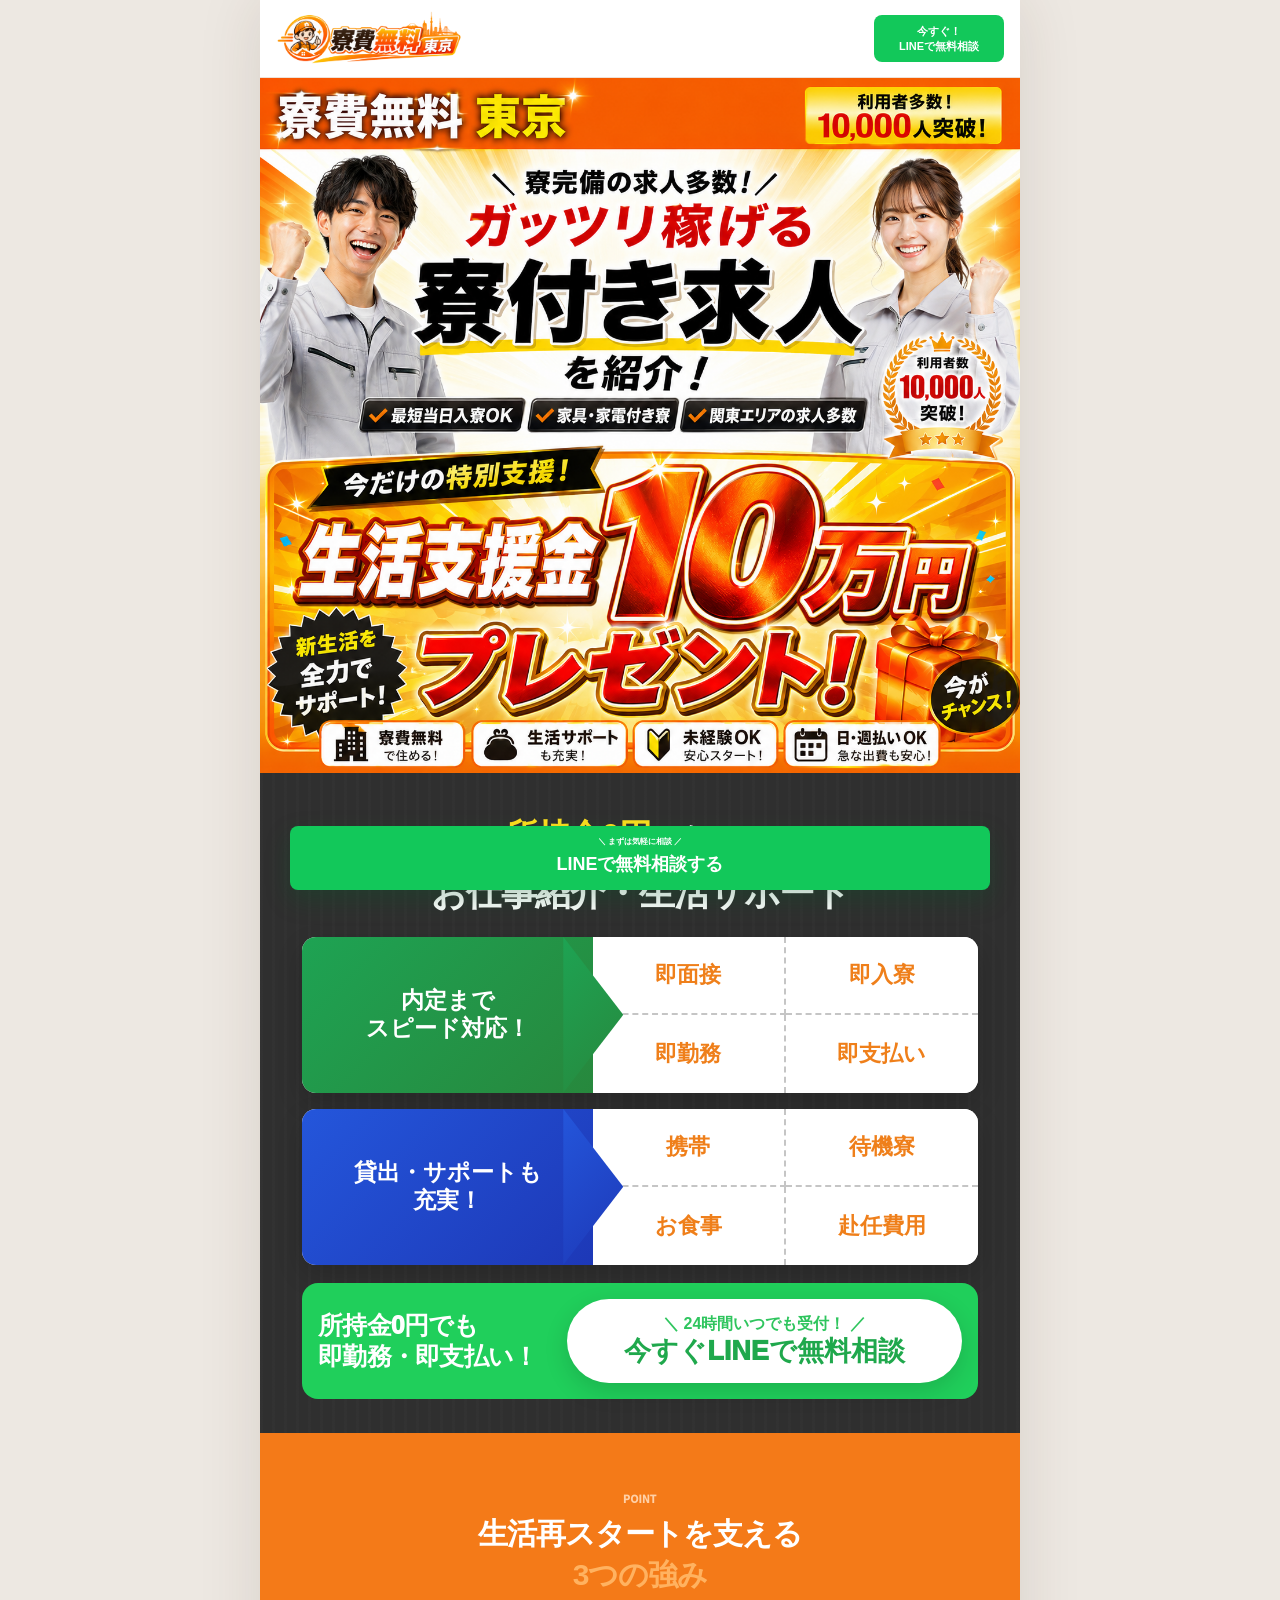
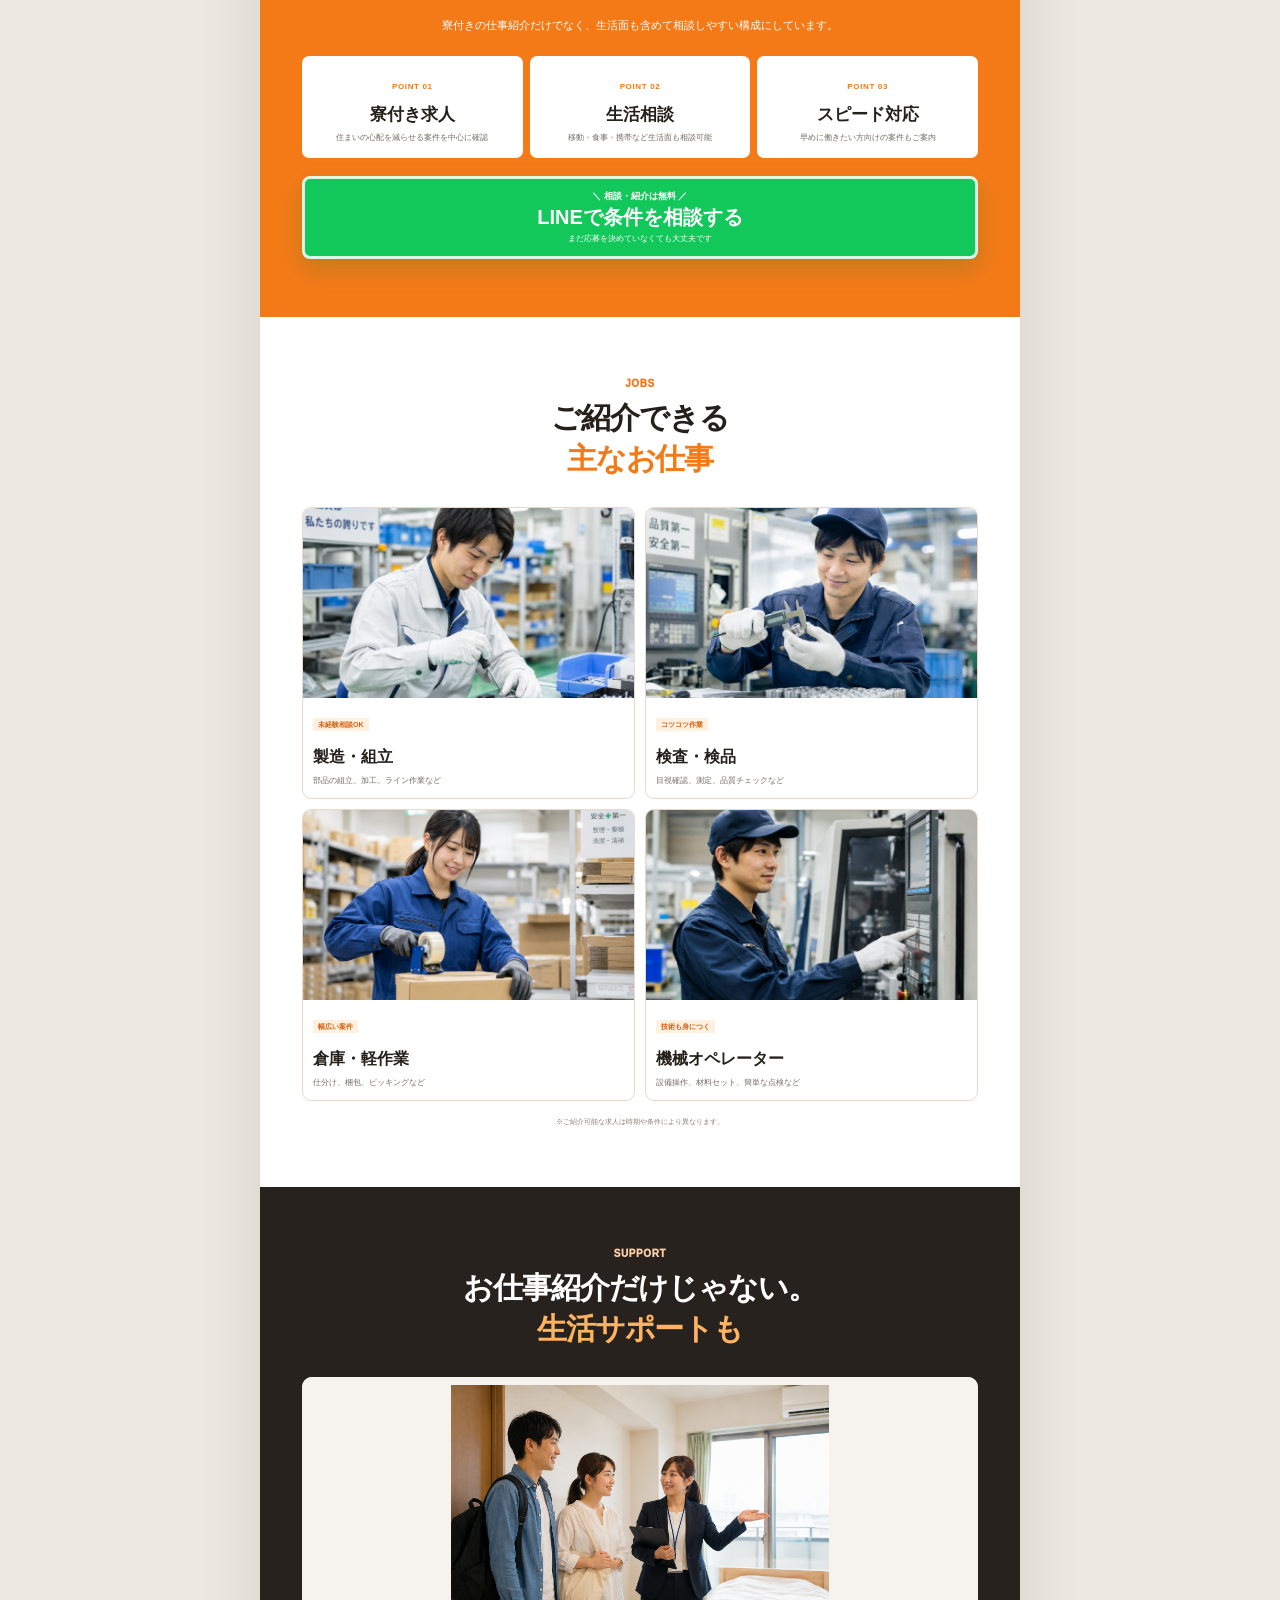
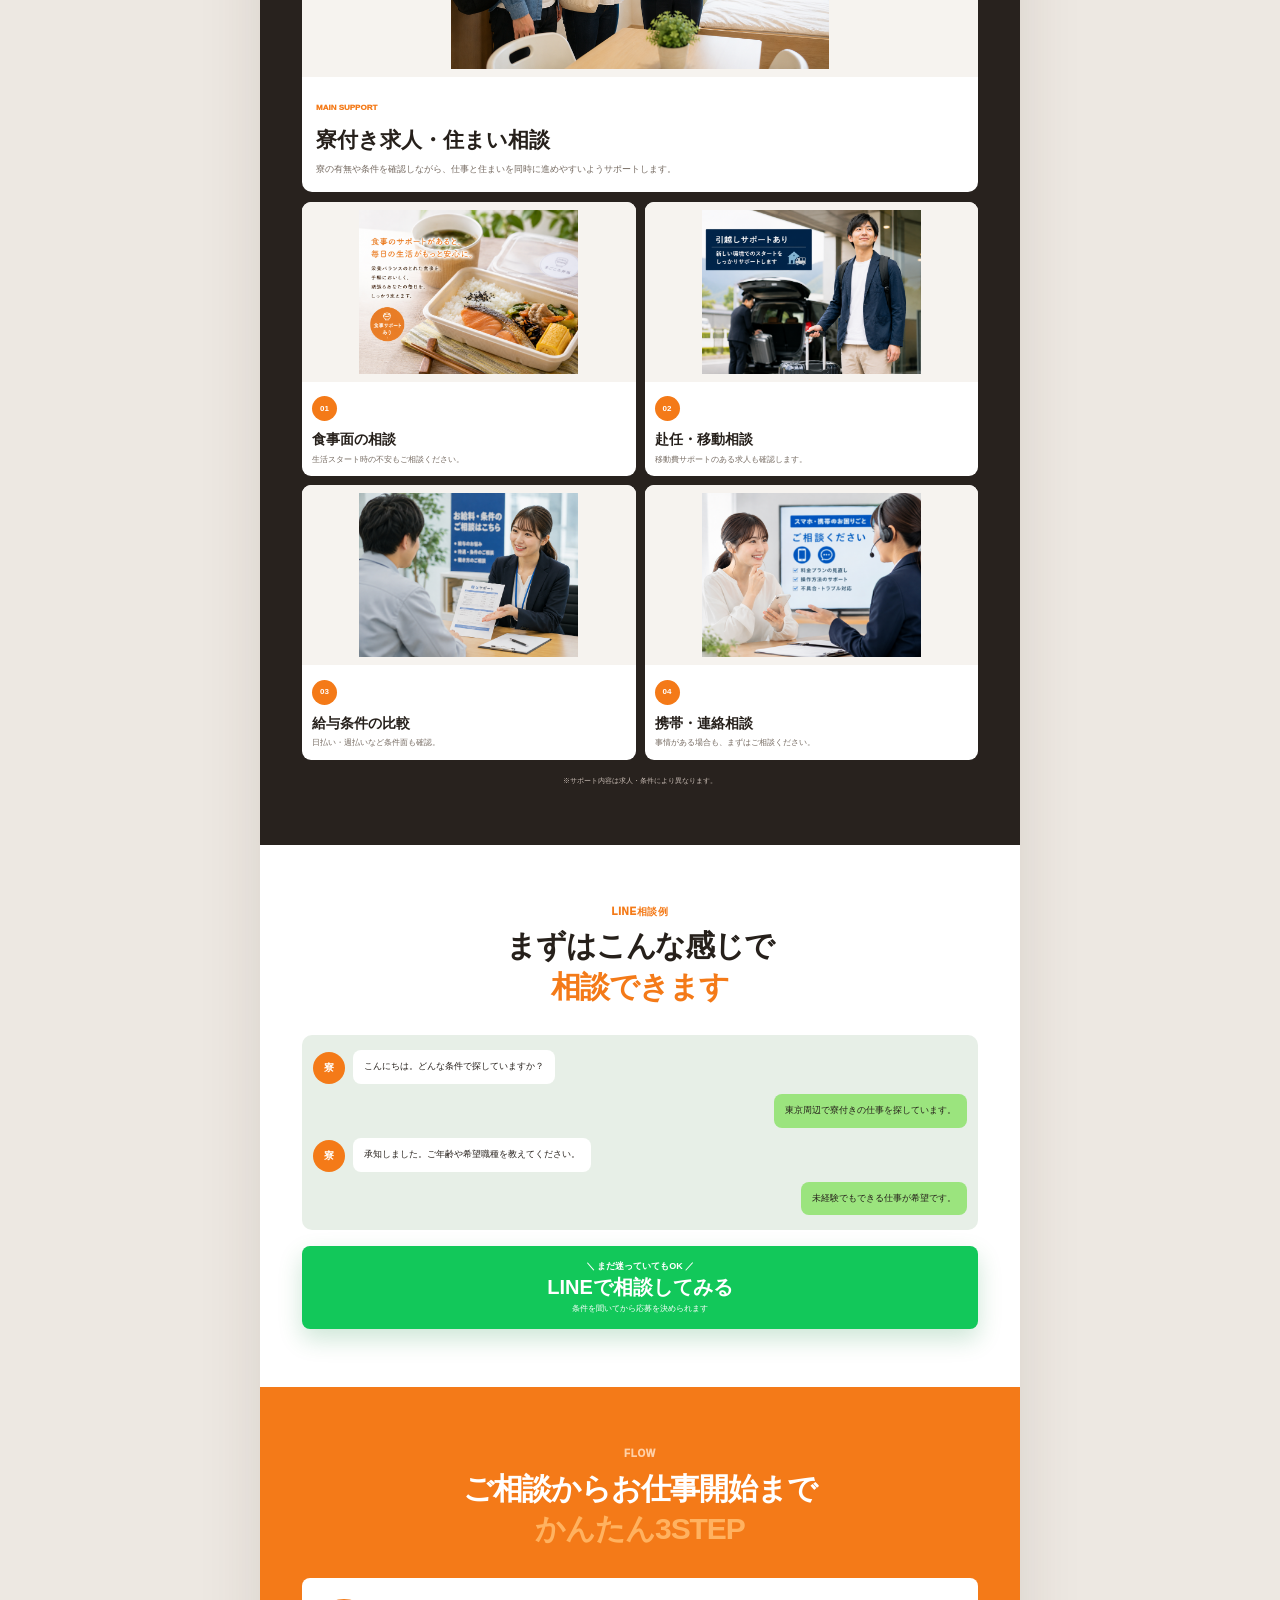
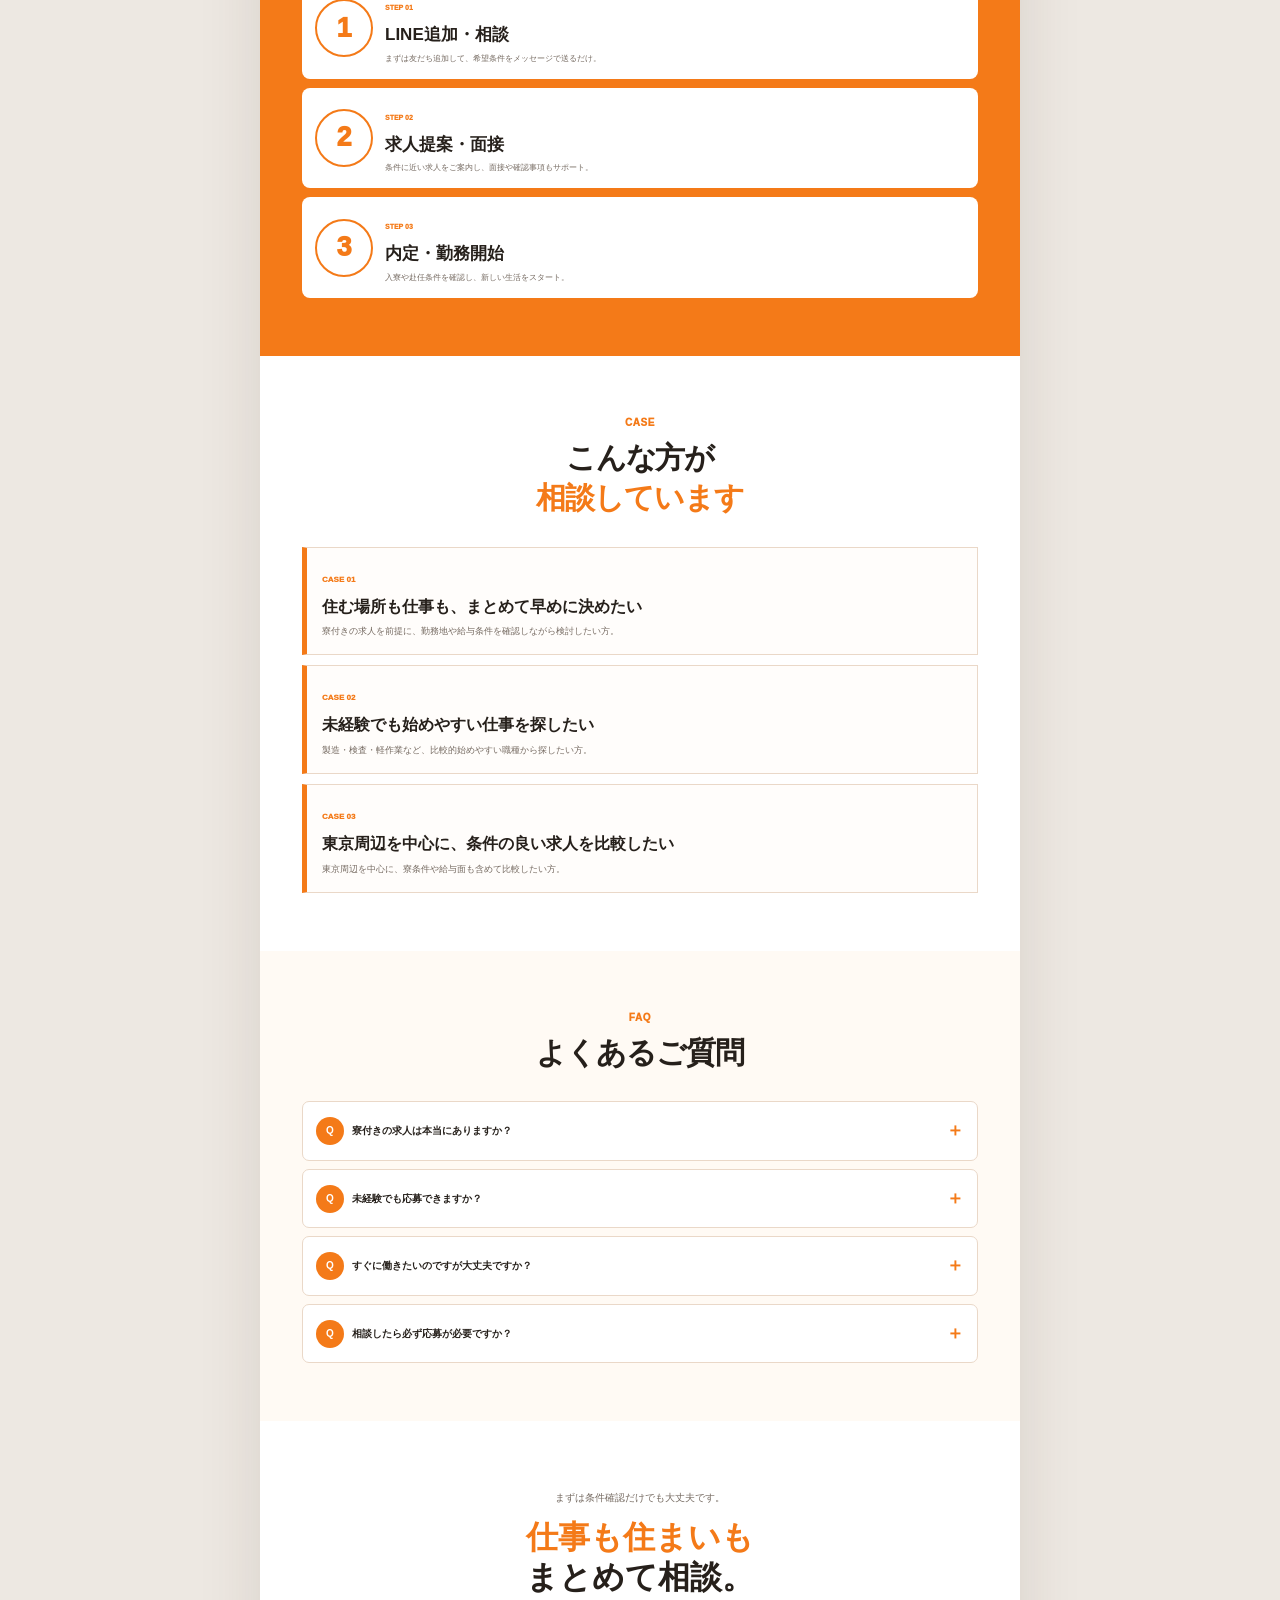
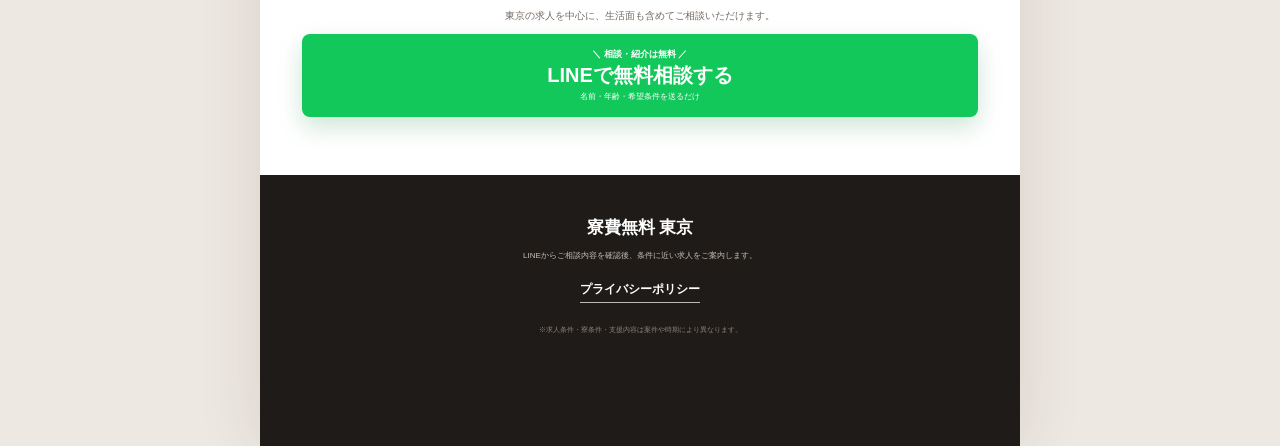
<file: index.html>
<!doctype html>
<html lang="ja">
<head>
<meta charset="utf-8">
<meta name="viewport" content="width=device-width,initial-scale=1,viewport-fit=cover">
<meta name="description" content="東京の寮費無料求人をLINEで無料相談。製造・検査・倉庫などのお仕事と住まいをまとめて相談できます。">
<meta name="theme-color" content="#f47a18">
<meta http-equiv="Cache-Control" content="no-cache, no-store, must-revalidate">
<meta http-equiv="Pragma" content="no-cache">
<meta http-equiv="Expires" content="0">
<title>寮費無料 東京｜仕事と住まいをまとめて相談</title>
<link rel="stylesheet" href="assets/style1.css?v=20260817k">
<link rel="stylesheet" href="assets/style2.css?v=20260817k">
<link rel="stylesheet" href="assets/hero-size.css?v=20260817k">
</head>
<body>
<div class="page">
<header class="header top-header">
  <a class="brand brand-logo brand-logo-wide" href="#top" aria-label="ページ上部へ">
    <img src="assets/header-wide-logo.png" alt="寮費無料 東京">
  </a>
  <a class="header-line header-line-lg" href="https://lin.ee/xo4sCJy" target="_blank" rel="noopener">今すぐ！<br>LINEで無料相談</a>
</header>

<main id="top">
<section class="hero hero-top-image">
  <img src="assets/top-hero-reference.png" alt="寮費無料 東京のTOPバナー">
</section>

<section class="section jobit-style reveal-target">
  <div class="jobit-headline">
    <p><b>所持金0円</b>でもOK！</p>
    <h2>お仕事紹介・生活サポート</h2>
  </div>

  <div class="jobit-support-card green-card">
    <div class="jobit-support-label">内定まで<br>スピード対応！</div>
    <div class="jobit-support-grid">
      <div>即面接</div>
      <div>即入寮</div>
      <div>即勤務</div>
      <div>即支払い</div>
    </div>
  </div>

  <div class="jobit-support-card blue-card">
    <div class="jobit-support-label">貸出・サポートも<br>充実！</div>
    <div class="jobit-support-grid">
      <div>携帯</div>
      <div>待機寮</div>
      <div>お食事</div>
      <div>赴任費用</div>
    </div>
  </div>

  <div class="jobit-cta-panel">
    <div class="jobit-cta-copy">
      <strong>所持金0円でも<br>即勤務・即支払い！</strong>
    </div>
    <a class="jobit-big-line" href="https://lin.ee/xo4sCJy" target="_blank" rel="noopener">
      <small>＼ 24時間いつでも受付！ ／</small>
      <span>今すぐLINEで無料相談</span>
    </a>
  </div>
</section>

<section class="section section-orange reveal-target">
  <div class="section-title light">
    <span>POINT</span>
    <h2>生活再スタートを支える<br><em>3つの強み</em></h2>
  </div>
  <p class="intro-copy">寮付きの仕事紹介だけでなく、生活面も含めて相談しやすい構成にしています。</p>
  <div class="feature-three">
    <article><strong>POINT 01</strong><h3>寮付き求人</h3><p>住まいの心配を減らせる案件を中心に確認</p></article>
    <article><strong>POINT 02</strong><h3>生活相談</h3><p>移動・食事・携帯など生活面も相談可能</p></article>
    <article><strong>POINT 03</strong><h3>スピード対応</h3><p>早めに働きたい方向けの案件もご案内</p></article>
  </div>
  <a class="line-btn white-line" href="https://lin.ee/xo4sCJy" target="_blank" rel="noopener">
    <small>＼ 相談・紹介は無料 ／</small>
    <strong>LINEで条件を相談する</strong>
    <span>まだ応募を決めていなくても大丈夫です</span>
  </a>
</section>

<section class="section jobs reveal-target">
  <div class="section-title">
    <span>JOBS</span>
    <h2>ご紹介できる<br><em>主なお仕事</em></h2>
  </div>
  <div class="jobs-grid">
    <article class="job-card"><img src="assets/img/job-parts.png" alt="製造・組立の仕事"><div><small>未経験相談OK</small><h3>製造・組立</h3><p>部品の組立、加工、ライン作業など</p></div></article>
    <article class="job-card"><img src="assets/img/job-inspection.png" alt="検査・検品の仕事"><div><small>コツコツ作業</small><h3>検査・検品</h3><p>目視確認、測定、品質チェックなど</p></div></article>
    <article class="job-card"><img src="assets/img/job-warehouse.png" alt="倉庫・軽作業の仕事"><div><small>幅広い案件</small><h3>倉庫・軽作業</h3><p>仕分け、梱包、ピッキングなど</p></div></article>
    <article class="job-card"><img src="assets/img/job-auto.png" alt="機械操作の仕事"><div><small>技術も身につく</small><h3>機械オペレーター</h3><p>設備操作、材料セット、簡単な点検など</p></div></article>
  </div>
  <p class="caption">※ご紹介可能な求人は時期や条件により異なります。</p>
</section>

<section class="section section-dark reveal-target">
  <div class="section-title light">
    <span>SUPPORT</span>
    <h2>お仕事紹介だけじゃない。<br><em>生活サポートも</em></h2>
  </div>
  <article class="support-main">
    <img src="assets/img/support2.png" alt="住まいの相談サポート">
    <div><small>MAIN SUPPORT</small><h3>寮付き求人・住まい相談</h3><p>寮の有無や条件を確認しながら、仕事と住まいを同時に進めやすいようサポートします。</p></div>
  </article>
  <div class="support-grid">
    <article class="support-card"><img src="assets/img/support1.png" alt="食事サポート"><div><b>01</b><h3>食事面の相談</h3><p>生活スタート時の不安もご相談ください。</p></div></article>
    <article class="support-card"><img src="assets/img/support3.png" alt="赴任サポート"><div><b>02</b><h3>赴任・移動相談</h3><p>移動費サポートのある求人も確認します。</p></div></article>
    <article class="support-card"><img src="assets/img/support4.png" alt="給与相談"><div><b>03</b><h3>給与条件の比較</h3><p>日払い・週払いなど条件面も確認。</p></div></article>
    <article class="support-card"><img src="assets/img/support5.png" alt="携帯相談"><div><b>04</b><h3>携帯・連絡相談</h3><p>事情がある場合も、まずはご相談ください。</p></div></article>
  </div>
  <p class="caption light-caption">※サポート内容は求人・条件により異なります。</p>
</section>

<section class="section coordinator reveal-target">
  <div class="section-title">
    <span>LINE相談例</span>
    <h2>まずはこんな感じで<br><em>相談できます</em></h2>
  </div>
  <div class="chat-box">
    <div class="chat-row"><div class="chat-icon">寮</div><p>こんにちは。どんな条件で探していますか？</p></div>
    <div class="chat-row user"><p>東京周辺で寮付きの仕事を探しています。</p></div>
    <div class="chat-row"><div class="chat-icon">寮</div><p>承知しました。ご年齢や希望職種を教えてください。</p></div>
    <div class="chat-row user"><p>未経験でもできる仕事が希望です。</p></div>
  </div>
  <a class="line-btn" href="https://lin.ee/xo4sCJy" target="_blank" rel="noopener">
    <small>＼ まだ迷っていてもOK ／</small>
    <strong>LINEで相談してみる</strong>
    <span>条件を聞いてから応募を決められます</span>
  </a>
</section>

<section class="section section-orange reveal-target">
  <div class="section-title light">
    <span>FLOW</span>
    <h2>ご相談からお仕事開始まで<br><em>かんたん3STEP</em></h2>
  </div>
  <ol class="flow-list">
    <li><div class="flow-num">1</div><div><small>STEP 01</small><h3>LINE追加・相談</h3><p>まずは友だち追加して、希望条件をメッセージで送るだけ。</p></div></li>
    <li><div class="flow-num">2</div><div><small>STEP 02</small><h3>求人提案・面接</h3><p>条件に近い求人をご案内し、面接や確認事項もサポート。</p></div></li>
    <li><div class="flow-num">3</div><div><small>STEP 03</small><h3>内定・勤務開始</h3><p>入寮や赴任条件を確認し、新しい生活をスタート。</p></div></li>
  </ol>
</section>

<section class="section cases reveal-target">
  <div class="section-title">
    <span>CASE</span>
    <h2>こんな方が<br><em>相談しています</em></h2>
  </div>
  <div class="case-list">
    <article class="case-card"><span>CASE 01</span><h3>住む場所も仕事も、まとめて早めに決めたい</h3><p>寮付きの求人を前提に、勤務地や給与条件を確認しながら検討したい方。</p></article>
    <article class="case-card"><span>CASE 02</span><h3>未経験でも始めやすい仕事を探したい</h3><p>製造・検査・軽作業など、比較的始めやすい職種から探したい方。</p></article>
    <article class="case-card"><span>CASE 03</span><h3>東京周辺を中心に、条件の良い求人を比較したい</h3><p>東京周辺を中心に、寮条件や給与面も含めて比較したい方。</p></article>
  </div>
</section>

<section class="section section-soft faq reveal-target">
  <div class="section-title">
    <span>FAQ</span>
    <h2>よくあるご質問</h2>
  </div>
  <div class="faq-list">
    <details><summary><b>Q</b>寮付きの求人は本当にありますか？</summary><div><b>A</b><p>はい。寮付き・住み込み可能な求人を中心にご案内します。条件は求人ごとに異なります。</p></div></details>
    <details><summary><b>Q</b>未経験でも応募できますか？</summary><div><b>A</b><p>未経験から応募可能な製造・検査・軽作業系の求人もあります。</p></div></details>
    <details><summary><b>Q</b>すぐに働きたいのですが大丈夫ですか？</summary><div><b>A</b><p>求人状況によりますが、選考スピードの早い案件から優先して確認できます。</p></div></details>
    <details><summary><b>Q</b>相談したら必ず応募が必要ですか？</summary><div><b>A</b><p>いいえ。求人条件を確認してから、応募するかどうか決めていただけます。</p></div></details>
  </div>
</section>

<section class="section final-cta reveal-target">
  <p>まずは条件確認だけでも大丈夫です。</p>
  <h2><em>仕事も住まいも</em><br>まとめて相談。</h2>
  <p>東京の求人を中心に、生活面も含めてご相談いただけます。</p>
  <a class="line-btn" href="https://lin.ee/xo4sCJy" target="_blank" rel="noopener">
    <small>＼ 相談・紹介は無料 ／</small>
    <strong>LINEで無料相談する</strong>
    <span>名前・年齢・希望条件を送るだけ</span>
  </a>
</section>

</main>

<footer class="footer">
  <strong>寮費無料 東京</strong>
  <p>LINEからご相談内容を確認後、条件に近い求人をご案内します。</p>
  <a class="footer-privacy-link" href="privacy.html">プライバシーポリシー</a>
  <small>※求人条件・寮条件・支援内容は案件や時期により異なります。</small>
</footer>
</div>

<a class="fixed-line" href="https://lin.ee/xo4sCJy" target="_blank" rel="noopener"><small>＼ まずは気軽に相談 ／</small><strong>LINEで無料相談する</strong></a>
<script src="assets/app.js?v=20260817k"></script>
</body>
</html>
</file>
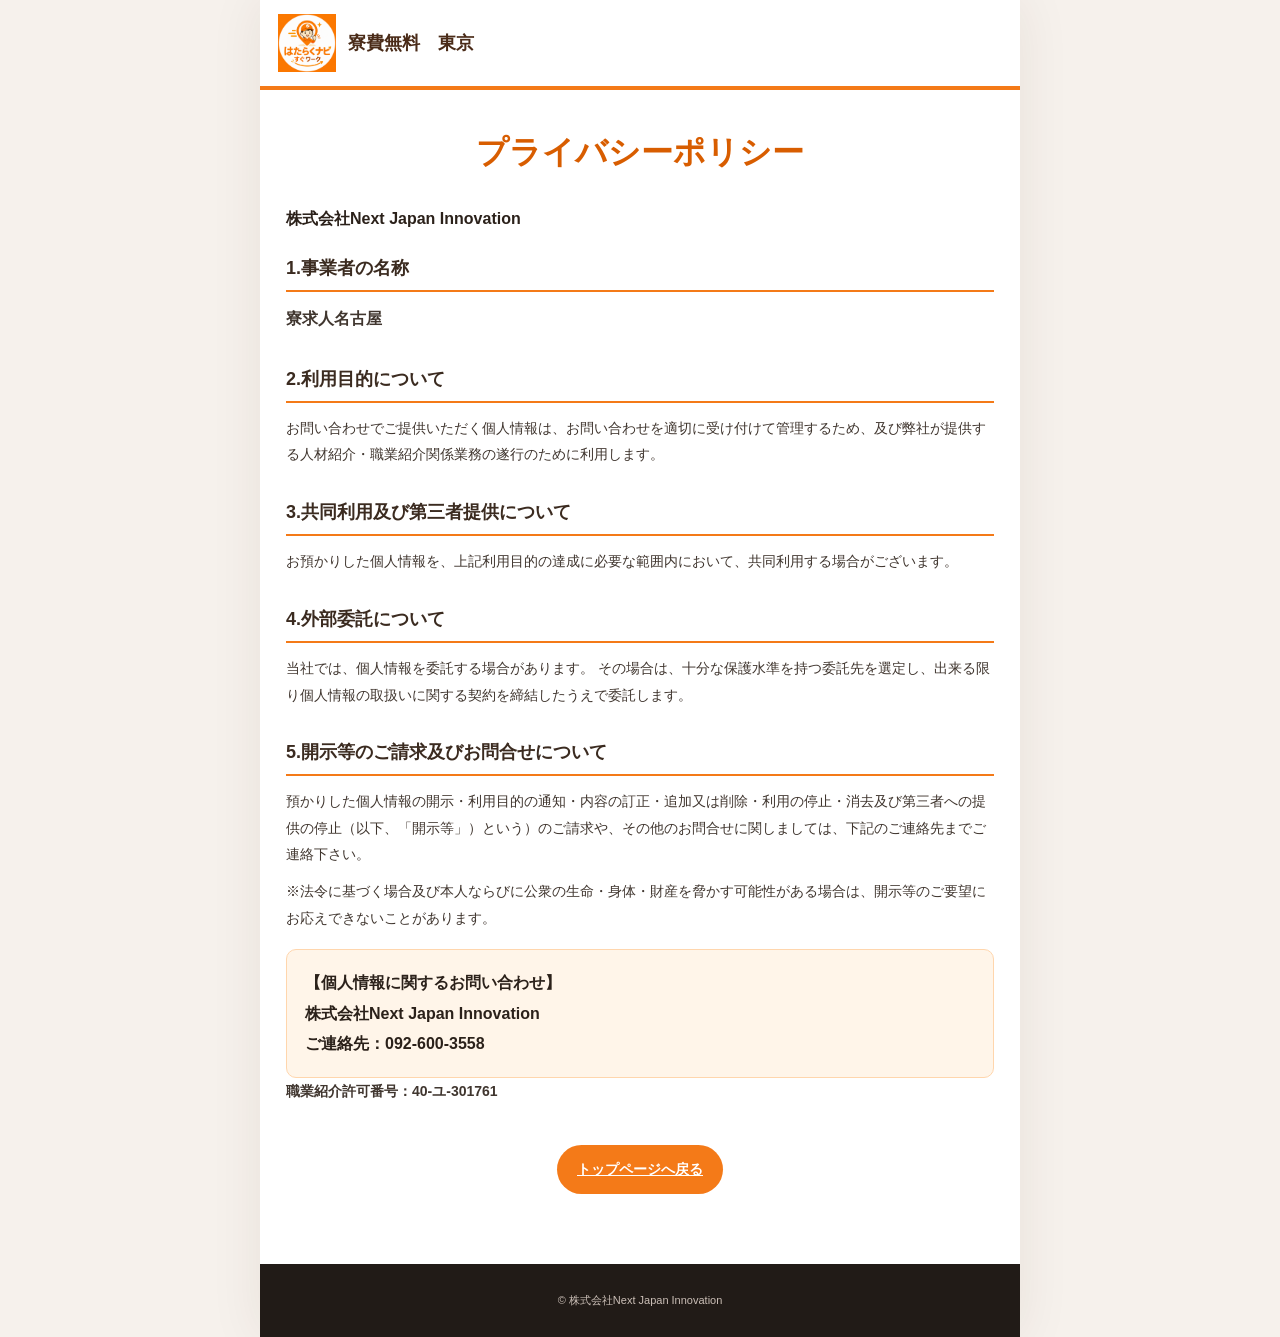
<file: privacy.html>
<!doctype html>
<html lang="ja">
<head>
<meta charset="utf-8">
<meta name="viewport" content="width=device-width,initial-scale=1,viewport-fit=cover">
<meta name="theme-color" content="#f47a18">
<meta name="robots" content="index,follow">
<title>プライバシーポリシー｜寮費無料 東京</title>
<style>
*{box-sizing:border-box}html{scroll-behavior:smooth}body{margin:0;background:#f6f1ec;color:#2b211a;font-family:-apple-system,BlinkMacSystemFont,"Hiragino Kaku Gothic ProN","Yu Gothic",Meiryo,sans-serif;line-height:1.9}.privacy-page{width:min(760px,100%);margin:0 auto;background:#fff;min-height:100vh;box-shadow:0 0 50px rgba(65,37,18,.08)}.privacy-header{display:flex;align-items:center;gap:12px;padding:14px 18px;background:#fff;border-bottom:4px solid #f47a18}.privacy-header img{width:58px;height:58px;object-fit:contain}.privacy-header strong{font-size:18px;color:#4a2b18}.privacy-main{padding:42px 26px 70px}.privacy-main h1{margin:0 0 30px;text-align:center;font-size:32px;line-height:1.3;color:#d85d00}.privacy-company{font-size:16px;font-weight:900;margin:0 0 22px}.privacy-section{margin:0 0 32px}.privacy-section h2{font-size:18px;line-height:1.4;margin:0 0 12px;padding-bottom:9px;border-bottom:2px solid #f47a18;color:#3b2b20}.privacy-section p{font-size:14px;margin:0;color:#40362f}.privacy-section .brand-name{font-weight:900;font-size:16px;margin-bottom:10px}.privacy-contact{margin-top:18px;padding:18px;border-radius:10px;background:#fff5e9;border:1px solid #ffd6ad}.privacy-contact strong{display:block}.privacy-license{margin-top:18px;font-weight:900;color:#b34a00}.privacy-back{display:block;width:max-content;margin:40px auto 0;padding:11px 20px;border-radius:999px;background:#f47a18;color:#fff;font-size:14px;font-weight:900}.privacy-footer{text-align:center;padding:26px 16px;background:#211b17;color:#cbbfb7;font-size:11px}@media(max-width:520px){.privacy-header{padding:10px 12px}.privacy-header img{width:48px;height:48px}.privacy-header strong{font-size:16px}.privacy-main{padding:32px 18px 55px}.privacy-main h1{font-size:27px}.privacy-section h2{font-size:17px}.privacy-section p{font-size:13px}}
</style>
</head>
<body>
<div class="privacy-page">
<header class="privacy-header">
  <img src="assets/logo-orange.png" alt="寮費無料 東京">
  <strong>寮費無料　東京</strong>
</header>
<main class="privacy-main">
  <h1>プライバシーポリシー</h1>
  <p class="privacy-company">株式会社Next Japan Innovation</p>

  <section class="privacy-section">
    <h2>1.事業者の名称</h2>
    <p class="brand-name">寮求人名古屋</p>
  </section>

  <section class="privacy-section">
    <h2>2.利用目的について</h2>
    <p>お問い合わせでご提供いただく個人情報は、お問い合わせを適切に受け付けて管理するため、及び弊社が提供する人材紹介・職業紹介関係業務の遂行のために利用します。</p>
  </section>

  <section class="privacy-section">
    <h2>3.共同利用及び第三者提供について</h2>
    <p>お預かりした個人情報を、上記利用目的の達成に必要な範囲内において、共同利用する場合がございます。</p>
  </section>

  <section class="privacy-section">
    <h2>4.外部委託について</h2>
    <p>当社では、個人情報を委託する場合があります。 その場合は、十分な保護水準を持つ委託先を選定し、出来る限り個人情報の取扱いに関する契約を締結したうえで委託します。</p>
  </section>

  <section class="privacy-section">
    <h2>5.開示等のご請求及びお問合せについて</h2>
    <p>預かりした個人情報の開示・利用目的の通知・内容の訂正・追加又は削除・利用の停止・消去及び第三者への提供の停止（以下、「開示等」）という）のご請求や、その他のお問合せに関しましては、下記のご連絡先までご連絡下さい。</p>
    <p style="margin-top:10px;">※法令に基づく場合及び本人ならびに公衆の生命・身体・財産を脅かす可能性がある場合は、開示等のご要望にお応えできないことがあります。</p>

    <div class="privacy-contact">
      <strong>【個人情報に関するお問い合わせ】</strong>
      <strong>株式会社Next Japan Innovation</strong>
      <strong>ご連絡先：092-600-3558</strong>
    </div>
    <p class="privacy-license">職業紹介許可番号：40-ユ-301761</p>
  </section>

  <a class="privacy-back" href="index.html">トップページへ戻る</a>
</main>
<footer class="privacy-footer">© 株式会社Next Japan Innovation</footer>
</div>
</body>
</html>
</file>
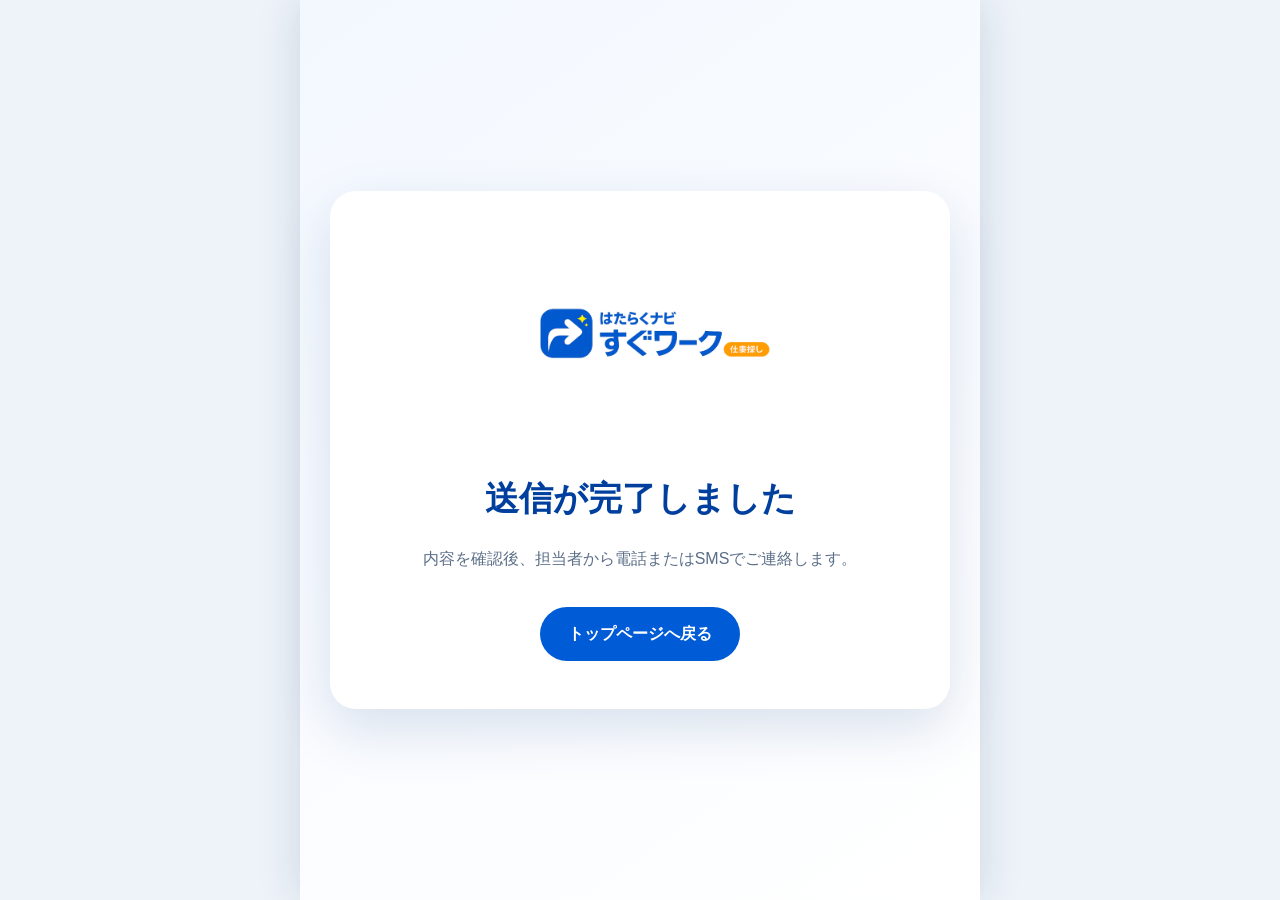
<file: thanks.html>
<!doctype html>
<html lang="ja">
<head>
  <meta charset="utf-8">
  <meta name="viewport" content="width=device-width,initial-scale=1">
  <title>送信完了｜はたらくナビすぐワーク</title>
  <link rel="stylesheet" href="assets/css/style.css">
  <style>
    .thanks-page{min-height:100vh;display:grid;place-items:center;padding:30px;background:linear-gradient(145deg,#f3f8ff,#fff)}
    .thanks-card{width:min(620px,100%);padding:48px 30px;border-radius:26px;background:#fff;box-shadow:0 20px 55px rgba(0,54,130,.14);text-align:center}
    .thanks-card img{width:280px;margin:0 auto 26px}
    .thanks-card h1{margin:0 0 12px;color:#003f9e;font-size:34px}
    .thanks-card p{color:#5c6f88}
    .thanks-card a{display:inline-flex;align-items:center;justify-content:center;min-height:54px;margin-top:18px;padding:12px 28px;border-radius:999px;color:#fff;background:#005bd7;font-weight:900}
  </style>
</head>
<body>
  <main class="thanks-page">
    <section class="thanks-card">
      <img src="assets/img/logo.png" alt="はたらくナビすぐワーク">
      <h1>送信が完了しました</h1>
      <p>内容を確認後、担当者から電話またはSMSでご連絡します。</p>
      <a href="index.html">トップページへ戻る</a>
    </section>
  </main>
</body>
</html>
</file>
<file: assets/style1.css>
:root{--blue:#ff8c1a;--blue2:#e96a00;--yellow:#fff0a6;--green:#12c85a;--orange:#f47a18;--orange2:#ff9d3d;--orange3:#fff0df;--ink:#26201b;--muted:#756a61;--cream:#fffaf4;--line:#ead8c8;--dark:#28221e;--shadow:0 16px 42px rgba(61,39,20,.12)}
*{box-sizing:border-box}html{scroll-behavior:smooth}body{margin:0;background:#ede8e2;color:var(--ink);font-family:-apple-system,BlinkMacSystemFont,"Hiragino Kaku Gothic ProN","Yu Gothic",Meiryo,sans-serif;line-height:1.75}img{display:block;width:100%}a{text-decoration:none;color:inherit}.page{width:min(760px,100%);margin:auto;background:#fff;box-shadow:0 0 60px rgba(66,44,27,.12);overflow:hidden}.header{height:78px;position:sticky;top:0;z-index:50;background:rgba(255,255,255,.98);display:flex;align-items:center;justify-content:space-between;padding:0 16px;border-bottom:1px solid #eee2d8}.brand{display:flex;align-items:center;gap:9px}.brand-mark{width:40px;height:40px;border-radius:9px;background:var(--orange);display:grid;place-items:center;color:#fff;font-weight:950;font-size:17px}.brand-copy strong{display:block;font-size:14px;line-height:1.15}.brand-copy small{display:block;font-size:8px;color:#8c7e72;margin-top:3px}.header-line{background:var(--green);color:#fff;font-size:11px;font-weight:900;padding:9px 13px;border-radius:8px;text-align:center;line-height:1.3}.header-line-lg{min-width:130px}.hero-blue{position:relative;background:linear-gradient(135deg,var(--blue) 0%,#1639bf 52%,#0f2f9f 100%);color:#fff;overflow:hidden}.hero-pattern{position:absolute;inset:0;opacity:.16;background-image:linear-gradient(30deg,rgba(255,255,255,.25) 12%,transparent 12.5%,transparent 87%,rgba(255,255,255,.25) 87.5%,rgba(255,255,255,.25)),linear-gradient(150deg,rgba(255,255,255,.18) 12%,transparent 12.5%,transparent 87%,rgba(255,255,255,.18) 87.5%,rgba(255,255,255,.18)),linear-gradient(90deg,rgba(255,255,255,.1) 2%,transparent 2.5%,transparent 97%,rgba(255,255,255,.1) 97.5%,rgba(255,255,255,.1));background-size:34px 60px,34px 60px,34px 34px;background-position:0 0,17px 30px,0 0}.hero-inner{position:relative;z-index:1;display:grid;grid-template-columns:1.05fr .95fr;gap:10px;align-items:end;padding:26px 18px 0}.hero-left{padding:10px 0 22px}.hero-right{align-self:end}.hero-right img{height:520px;object-fit:contain;object-position:bottom right;filter:drop-shadow(0 12px 20px rgba(0,0,0,.18))}.hero-pills{display:flex;flex-wrap:wrap;gap:8px;margin-bottom:18px}.hero-pills span{background:#fff;color:#203148;border-radius:999px;padding:8px 14px;font-size:11px;font-weight:900;box-shadow:0 6px 16px rgba(0,0,0,.12)}.hero-subcopy{margin:0 0 8px;color:var(--yellow);font-size:15px;font-weight:950;line-height:1.4}.hero h1{margin:0;line-height:1.03;letter-spacing:-.04em}.hero h1 small{display:block;font-size:20px;font-weight:850;color:#fff;margin-bottom:10px}.hero h1 span{display:block;font-size:66px;font-weight:950;color:var(--yellow);text-shadow:-3px 0 #1230a2,0 3px #1230a2,3px 0 #1230a2,0 -3px #1230a2,2px 2px 0 #1230a2}.hero h1 em{display:block;font-style:normal;font-size:58px;font-weight:950;color:var(--yellow);text-shadow:-3px 0 #1230a2,0 3px #1230a2,3px 0 #1230a2,0 -3px #1230a2,2px 2px 0 #1230a2}.hero-zero{display:inline-block;margin:16px 0 14px;padding:8px 14px;border-radius:999px;background:#fff;color:#17307f;font-size:26px;font-weight:950;line-height:1.2}.hero-zero b{font-size:1.35em;color:#ffb800}.hero-merits{display:grid;grid-template-columns:repeat(3,1fr);border-radius:10px;overflow:visible;background:#fff;color:#17307f;margin-bottom:18px}.hero-merits div{padding:16px 8px;text-align:center;font-size:14px;font-weight:900;border-right:1px dashed #c7d0ee}.hero-merits div:last-child{border-right:0}.hero-steps-wrap{display:grid;grid-template-columns:140px 1fr;gap:10px;align-items:end}.hero-speed{font-size:18px;font-weight:950;line-height:1.5;padding:0 4px 12px;border-bottom:3px solid rgba(255,255,255,.85)}.hero-steps{display:grid;grid-template-columns:repeat(3,1fr);overflow:hidden;border-radius:9px}.hero-steps div{padding:12px 10px;background:#1a9a44;color:#fff;clip-path:polygon(0 0,87% 0,100% 50%,87% 100%,0 100%,8% 50%);margin-left:-12px;padding-left:24px}.hero-steps div:first-child{margin-left:0;padding-left:12px;background:#128740}.hero-steps div:nth-child(2){background:#2ea748}.hero-steps div:nth-child(3){background:#48ba50}.hero-steps b{display:block;font-size:22px;line-height:1;margin-bottom:3px}.hero-steps span{display:block;font-size:12px;font-weight:900;line-height:1.4}.hero-main-btn{margin-top:16px}.hero-strip{background:#272727;color:#fff;text-align:center;padding:22px 10px}.hero-strip p{margin:0;font-size:30px;font-weight:950;letter-spacing:-.02em}.hero-strip b{color:var(--yellow);font-size:1.35em}.hero-strip span{display:block;font-size:28px}.line-btn{width:100%;min-height:83px;background:var(--green);color:#fff;border-radius:8px;padding:10px 14px;display:flex;flex-direction:column;align-items:center;justify-content:center;box-shadow:0 10px 25px rgba(0,128,52,.2)}.line-btn small{font-size:9px;font-weight:800}.line-btn strong{font-size:20px;line-height:1.25}.line-btn span{font-size:8px;margin-top:2px}.section{padding:58px 18px}.section-title{text-align:center;margin-bottom:28px}.section-title>span{display:block;color:var(--orange);font-size:10px;font-weight:950;letter-spacing:.06em}.section-title h2{font-size:30px;line-height:1.35;margin:6px 0 0;letter-spacing:-.035em}.section-title h2 em{font-style:normal;color:var(--orange)}.section-title.light>span{color:#ffd0a7}.section-title.light h2{color:#fff}.section-title.light h2 em{color:#ffb260}.problem{background:#fff}.problem-image{border-radius:12px;overflow:hidden;margin-bottom:18px;background:#f4eee8}.problem-image img{max-height:520px;object-fit:cover;object-position:center top}.problem-list{display:grid;gap:9px}.problem-item{display:grid;grid-template-columns:38px 1fr;align-items:center;gap:10px;border:1px solid var(--line);background:#fffaf6;padding:12px;border-radius:8px}.problem-item b{width:38px;height:38px;display:grid;place-items:center;background:var(--orange);color:#fff;border-radius:50%;font-size:11px}.problem-item p{margin:0;font-size:11px}.problem-item strong{color:#c9580b}.answer-box{text-align:center;margin-top:20px;background:var(--orange3);border-top:4px solid var(--orange);padding:23px 16px}.answer-box small{font-size:9px;color:#a75012;font-weight:900}.answer-box h3{font-size:25px;line-height:1.3;margin:6px 0}.answer-box h3 em{font-style:normal;color:var(--orange)}.answer-box p{font-size:10px;color:var(--muted);margin:0}.section-orange{background:var(--orange);color:#fff}.intro-copy{text-align:center;font-size:11px;line-height:1.9;margin:-8px 0 20px}.feature-three{display:grid;grid-template-columns:repeat(3,1fr);gap:7px;margin-bottom:18px}.feature-three article{background:#fff;color:var(--ink);padding:14px 8px;text-align:center;border-radius:7px}.feature-three strong{font-size:8px;color:var(--orange);letter-spacing:.08em}.feature-three h3{font-size:17px;margin:2px 0}.feature-three p{font-size:8px;color:var(--muted);margin:0;line-height:1.5}.white-line{border:3px solid rgba(255,255,255,.85)}.jobs{background:#fff}.jobs-grid{display:grid;grid-template-columns:1fr 1fr;gap:10px}.job-card{border:1px solid var(--line);background:#fff;border-radius:9px;overflow:hidden}.job-card img{height:140px;object-fit:cover}.job-card div{padding:10px}.job-card small{font-size:7px;color:#d65f10;font-weight:900;background:#fff0df;padding:3px 5px}.job-card h3{font-size:16px;margin:7px 0 3px}.job-card p{font-size:8px;color:var(--muted);margin:0}.caption{text-align:center;color:#8b7e73;font-size:7px;margin:15px 0 0}.section-dark{background:var(--dark);color:#fff}.support-main{background:#fff;color:var(--ink);border-radius:10px;overflow:hidden;margin-bottom:10px}.support-main img{height:220px;object-fit:cover}.support-main div{padding:14px}.support-main small{font-size:8px;color:var(--orange);font-weight:950}.support-main h3{font-size:21px;margin:3px 0}.support-main p{font-size:9px;color:var(--muted);margin:0}.support-grid{display:grid;grid-template-columns:1fr 1fr;gap:9px}.support-card{background:#fff;color:var(--ink);border-radius:9px;overflow:hidden}.support-card img{height:110px;object-fit:cover}.support-card div{padding:10px}.support-card b{display:inline-grid;width:25px;height:25px;place-items:center;border-radius:50%;background:var(--orange);color:#fff;font-size:8px}.support-card h3{font-size:14px;margin:6px 0 2px}.support-card p{font-size:8px;color:var(--muted);margin:0;line-height:1.55}.light-caption{color:#c8bcb4}.coordinator{background:#fff}.chat-box{background:#e7efe7;padding:15px 11px;border-radius:10px;display:grid;gap:10px;margin-bottom:16px}.chat-row{display:flex;gap:8px;align-items:flex-end}.chat-row.user{justify-content:flex-end}.chat-icon{width:32px;height:32px;border-radius:50%;background:var(--orange);color:#fff;display:grid;place-items:center;font-size:10px;font-weight:900;flex:none}.chat-row p{max-width:78%;margin:0;background:#fff;padding:9px 11px;border-radius:8px;font-size:9px}.chat-row.user p{background:#9be47e}.flow-list{list-style:none;padding:0;margin:0;display:grid;gap:9px}.flow-list li{background:#fff;color:var(--ink);border-radius:8px;padding:13px;display:grid;grid-template-columns:58px 1fr;gap:12px;align-items:center}.flow-num{width:58px;height:58px;border-radius:50%;border:2px solid var(--orange);display:grid;place-items:center;color:var(--orange);font-size:27px;font-weight:950}.flow-list small{font-size:7px;color:var(--orange);font-weight:950}.flow-list h3{font-size:17px;margin:1px 0 2px}.flow-list p{font-size:8px;color:var(--muted);margin:0}.cases{background:#fff}.case-list{display:grid;gap:10px}.case-card{border:1px solid var(--line);padding:15px;border-left:5px solid var(--orange);background:#fffdfb}.case-card span{font-size:8px;font-weight:950;color:var(--orange)}.case-card h3{font-size:16px;line-height:1.45;margin:4px 0 6px}.case-card p{font-size:9px;color:var(--muted);margin:0}.section-soft{background:var(--cream)}.faq-list{display:grid;gap:8px}.faq details{background:#fff;border:1px solid var(--line);border-radius:7px;overflow:hidden}.faq summary{list-style:none;display:flex;align-items:center;gap:8px;padding:13px;font-size:10px;font-weight:900;cursor:pointer}.faq summary::-webkit-details-marker{display:none}.faq summary b,.faq details>div>b{width:28px;height:28px;display:grid;place-items:center;border-radius:50%;background:var(--orange);color:#fff;flex:none}.faq summary:after{content:"＋";margin-left:auto;color:var(--orange);font-size:18px}.faq details[open] summary:after{content:"−"}.faq details>div{display:flex;gap:8px;padding:0 13px 13px}.faq details>div>b{background:var(--dark)}.faq details>div p{font-size:9px;color:var(--muted);margin:3px 0 0}.final-cta{text-align:center;background:#fff}.final-cta>p{font-size:10px;color:var(--muted)}.final-cta h2{font-size:32px;line-height:1.25;margin:8px 0}.final-cta h2 em{font-style:normal;color:var(--orange)}.footer{background:#1f1b18;color:#fff;text-align:center;padding:38px 16px 105px}.footer strong{font-size:17px}.footer p{font-size:8px;color:#c9beb6;margin:6px 0}.footer .edit-needed{color:#ffc081}.footer small{font-size:7px;color:#8d8178}.fixed-line{position:fixed;z-index:80;left:50%;bottom:10px;transform:translateX(-50%);width:min(700px,calc(100% - 20px));min-height:64px;background:var(--green);color:#fff;border-radius:8px;display:flex;flex-direction:column;align-items:center;justify-content:center;box-shadow:0 10px 25px rgba(0,94,39,.28)}.fixed-line small{font-size:8px;font-weight:800}.fixed-line strong{font-size:18px}.reveal{opacity:0;transform:translateY(18px);transition:opacity .65s ease,transform .65s ease}.reveal.is-visible{opacity:1;transform:none}

/* TOP redesign based on supplied reference */
.hero-reference{position:relative;background:linear-gradient(135deg,#ff9d2f 0%,#ff7a00 50%,#df5a00 100%);color:#fff;overflow:hidden}.hero-reference .hero-pattern{opacity:.22;background-image:linear-gradient(60deg,rgba(255,255,255,.12) 25%,transparent 25.5%,transparent 75%,rgba(255,255,255,.12) 75.5%),linear-gradient(120deg,rgba(255,255,255,.09) 25%,transparent 25.5%,transparent 75%,rgba(255,255,255,.09) 75.5%);background-size:46px 80px;background-position:0 0,23px 40px}.hero-reference-inner{min-height:620px;padding:34px 24px 0;grid-template-columns:1.18fr .82fr;gap:0;align-items:end}.hero-reference .hero-left{position:relative;z-index:3;padding:6px 0 38px}.hero-reference .hero-pills{gap:8px;margin:0 0 24px}.hero-reference .hero-pills span{min-width:148px;text-align:center;padding:12px 20px;background:#fff;color:#6a3c19;border-radius:999px;font-size:16px;box-shadow:none}.hero-life-line{display:flex;align-items:baseline;gap:5px;padding-bottom:12px;margin-bottom:18px;border-bottom:2px solid rgba(255,255,255,.9);font-weight:900;white-space:nowrap}.hero-life-line strong{color:#ffe800;font-size:28px}.hero-life-line span{font-size:19px}.hero-life-line b{font-size:28px}.hero-brand-copy{margin:0}.hero-brand-copy small{display:block!important;font-size:22px!important;margin:0 0 8px!important;color:#fff!important}.hero-brand-copy small b{font-size:34px;letter-spacing:-.04em}.hero-brand-copy span,.hero-brand-copy em{display:inline!important;font-size:54px!important;line-height:1.1!important;color:#ffe800!important;font-weight:950!important;text-shadow:-3px 0 #fff,0 3px #fff,3px 0 #fff,0 -3px #fff,5px 5px 0 #8c3600!important;-webkit-text-stroke:2px #8c3600}.hero-bonus{position:relative;display:inline-flex;min-width:445px;flex-direction:column;align-items:center;justify-content:center;margin:20px 0 18px;padding:30px 28px 20px;border-radius:22px;background:radial-gradient(circle at 15% 12%,rgba(255,255,255,.98) 0 7%,transparent 8%),radial-gradient(circle at 88% 18%,rgba(255,255,255,.92) 0 5%,transparent 6%),linear-gradient(145deg,#fffdf1 0%,#fff1b7 24%,#ffd45a 50%,#fff1a0 72%,#fffdf1 100%);border:5px solid #ffcf2f;box-shadow:0 16px 34px rgba(108,41,0,.24),0 0 0 3px #fff3b3 inset,0 0 0 7px rgba(194,88,0,.16),0 0 32px rgba(255,204,32,.34);overflow:hidden;isolation:isolate;transform:scale(1.06)}.hero-bonus::before{content:"";position:absolute;inset:-44% auto auto -60%;width:42%;height:230%;background:linear-gradient(135deg,rgba(255,255,255,0) 0%,rgba(255,255,255,.12) 30%,rgba(255,255,255,.98) 49%,rgba(255,255,255,.26) 58%,rgba(255,255,255,0) 72%);transform:rotate(-28deg);filter:blur(.5px);animation:heroBonusShine 4.2s ease-in-out infinite;pointer-events:none;z-index:5}.hero-bonus::after{content:"✦  ✧  ✦";position:absolute;left:0;right:0;top:12px;text-align:center;font-size:14px;letter-spacing:20px;color:#fff8c8;text-shadow:0 0 7px #fff,0 0 13px #ffbf00;pointer-events:none;z-index:4}.hero-bonus small{position:relative;z-index:6;display:inline-block;font-size:20px;line-height:1;font-weight:950;color:#fff;padding:7px 22px 8px;margin:-18px 0 9px;border-radius:999px;background:linear-gradient(180deg,#ff7900 0%,#e84b00 100%);border:3px solid #fff3b5;box-shadow:0 5px 12px rgba(124,46,0,.2),0 0 0 2px #f1a300;text-shadow:0 2px 0 #a93400;transform:rotate(-2deg)}.hero-bonus strong{position:relative;z-index:6;display:block;text-align:center;font-weight:950;letter-spacing:-.04em}.hero-bonus-main{display:block;font-size:36px;line-height:1.05;color:#9c3100;text-shadow:0 2px 0 #fff,0 0 12px rgba(255,255,255,.9)}.hero-bonus-main b{display:inline-block;margin-left:5px;font-size:1.3em;line-height:1;color:#ff6a00;background:linear-gradient(180deg,#fff7c0 0%,#ffd43b 38%,#ff9700 72%,#e65f00 100%);-webkit-background-clip:text;background-clip:text;color:transparent;-webkit-text-stroke:1px #9a3d00;text-shadow:0 3px 0 #fff3b0,0 6px 12px rgba(153,63,0,.22)}.hero-bonus-gift{display:block;margin-top:6px;font-size:30px;line-height:1.05;color:#d53900;text-shadow:0 2px 0 #fff,0 0 10px rgba(255,255,255,.8)}@keyframes heroBonusShine{0%{transform:translate(-175%,-20%) rotate(-28deg);opacity:0}9%{opacity:.1}20%{opacity:1}36%{transform:translate(255%,18%) rotate(-28deg);opacity:0}100%{transform:translate(255%,18%) rotate(-28deg);opacity:0}}.hero-zero{display:block;width:max-content;margin:22px auto 0;padding:0;background:transparent;color:#fff;font-size:25px}.hero-zero b{color:#ffe800;font-size:1.45em;text-shadow:0 2px #8f3900}.hero-merits-ref{margin:0 0 22px;background:#fff;border-radius:7px;overflow:hidden;box-shadow:none}.hero-merits-ref div{display:flex;align-items:center;justify-content:center;gap:8px;min-height:72px;padding:10px 12px;font-size:15px;color:#8f3900;border-right:1px dashed #a7acc2}.hero-merits-ref i{font-style:normal;color:#f0d500;font-size:20px}.hero-merits-ref span{font-weight:950;line-height:1.3}.hero-bottom-flow{display:grid;grid-template-columns:150px 1fr;gap:10px;align-items:end}.hero-reference .hero-speed{font-size:17px;line-height:1.4;padding:0 4px 12px;border-bottom:3px solid #fff}.hero-reference .hero-speed strong{font-size:20px}.hero-steps-ref{border-radius:0;overflow:visible}.hero-steps-ref div{min-height:84px;display:flex;flex-direction:column;justify-content:center;align-items:center;text-align:center;clip-path:polygon(0 0,88% 0,100% 50%,88% 100%,0 100%,10% 50%);padding:8px 8px 8px 20px;margin-left:-14px}.hero-steps-ref div:first-child{margin-left:0;padding-left:8px}.hero-steps-ref b{font-size:23px}.hero-steps-ref span{font-size:13px;line-height:1.25}.hero-steps-ref em{font-style:italic}.hero-person{position:relative;z-index:2;align-self:stretch;display:flex;align-items:flex-end;justify-content:flex-end}.hero-person img{height:590px;max-width:none;width:410px;object-fit:contain;object-position:right bottom;filter:drop-shadow(0 14px 25px rgba(0,0,0,.18));transform:translateX(34px)}.hero-strip-ref{background:#2d2d2d;padding:20px 12px;border-top:1px solid rgba(255,255,255,.08)}.hero-strip-ref p{font-size:27px}.hero-strip-ref p>b{color:#ffe800}.hero-strip-ref p span{display:inline;margin-left:34px;color:#fff;font-size:27px}

/* Final hero worker placement */
.hero-reference-inner{position:relative;}
.hero-person{position:relative;z-index:2;align-self:stretch;display:flex;align-items:flex-end;justify-content:flex-end;overflow:visible;}
.hero-person img{display:block!important;height:660px!important;width:auto!important;max-width:none!important;object-fit:contain!important;object-position:right bottom!important;transform:translateX(24px)!important;background:transparent!important;filter:drop-shadow(0 12px 20px rgba(0,0,0,.12))!important;}
.hero-reference .hero-left{position:relative;z-index:3;}
@media(max-width:700px){
  .hero-reference-inner{grid-template-columns:1fr 180px!important;min-height:610px!important;}
  .hero-person{align-items:flex-end!important;justify-content:flex-end!important;}
  .hero-person img{height:430px!important;transform:translateX(30px)!important;}
}
@media(max-width:520px){
  .hero-reference-inner{grid-template-columns:minmax(0,1fr) 135px!important;}
  .hero-person img{height:360px!important;transform:translateX(28px)!important;}
}


/* Three top pills: force one row */
.hero-reference .hero-pills{
  display:flex;
  flex-wrap:nowrap!important;
  gap:8px;
  width:100%;
  max-width:420px;
}
.hero-reference .hero-pills span{
  flex:1 1 0;
  min-width:0!important;
  padding:12px 10px;
  white-space:nowrap;
}


/* Larger/taller top pills while keeping one row */
.hero-reference .hero-pills{
  display:flex!important;
  flex-wrap:nowrap!important;
  gap:10px!important;
  width:100%!important;
  max-width:470px!important;
}
.hero-reference .hero-pills span{
  flex:1 1 0!important;
  min-width:0!important;
  min-height:82px!important;
  padding:20px 8px!important;
  display:flex!important;
  align-items:center!important;
  justify-content:center!important;
  font-size:18px!important;
  line-height:1.15!important;
  white-space:nowrap!important;
}

.jobit-style{background:#2f2f2f;padding:34px 18px 34px;color:#fff;position:relative;overflow:hidden}.jobit-style::before{content:"";position:absolute;inset:0;background:repeating-linear-gradient(90deg,rgba(255,255,255,.02) 0,rgba(255,255,255,.02) 3px,transparent 3px,transparent 12px);opacity:.7;pointer-events:none}.jobit-style>*{position:relative;z-index:1}.jobit-headline{text-align:center;margin-bottom:22px}.jobit-headline p{margin:0 0 8px;font-size:28px;font-weight:950;letter-spacing:-.03em}.jobit-headline p b{color:#ffe01f;font-size:1.18em}.jobit-headline h2{margin:0;font-size:36px;line-height:1.18;font-weight:950;letter-spacing:-.04em}.jobit-support-card{display:grid;grid-template-columns:1.06fr 1.4fr;align-items:stretch;background:#fff;border-radius:14px;overflow:hidden;margin-bottom:16px;box-shadow:0 10px 26px rgba(0,0,0,.16)}.jobit-support-label{display:flex;align-items:center;justify-content:center;padding:20px 16px;font-size:23px;line-height:1.2;font-weight:950;text-align:center;color:#fff;position:relative}.jobit-support-label::after{content:"";position:absolute;right:-30px;top:0;width:60px;height:100%;background:inherit;clip-path:polygon(0 0,100% 50%,0 100%)}.green-card .jobit-support-label{background:linear-gradient(135deg,#1ea353 0%,#27883d 100%)}.blue-card .jobit-support-label{background:linear-gradient(135deg,#2456db 0%,#1d38b7 100%)}.jobit-support-grid{display:grid;grid-template-columns:1fr 1fr;background:#fff}.jobit-support-grid div{min-height:78px;display:flex;align-items:center;justify-content:center;text-align:center;padding:10px 8px;font-size:22px;font-weight:900;color:#ef7f1a;border-right:2px dashed #c5c5c5;border-bottom:2px dashed #c5c5c5}.jobit-support-grid div:nth-child(2n){border-right:none}.jobit-support-grid div:nth-last-child(-n+2){border-bottom:none}.jobit-cta-panel{margin-top:18px;background:#20cf5b;border-radius:16px;padding:16px 16px;display:grid;grid-template-columns:.9fr 1.5fr;gap:12px;align-items:center}.jobit-cta-copy strong{display:block;font-size:25px;line-height:1.25;font-weight:950;color:#fff;letter-spacing:-.03em}.jobit-big-line{background:#fff;border-radius:999px;min-height:84px;display:flex;flex-direction:column;align-items:center;justify-content:center;text-align:center;padding:10px 20px;box-shadow:0 8px 24px rgba(0,0,0,.14)}.jobit-big-line small{font-size:16px;font-weight:900;color:#2fc55e;line-height:1.2}.jobit-big-line span{font-size:27px;font-weight:950;color:#1fa84c;line-height:1.15;margin-top:3px}


/* official logo */
.brand-logo{display:flex;align-items:center;height:100%;}
.brand-logo img{display:block;width:auto;height:64px;max-width:210px;object-fit:contain;}


/* photo full-view fix */
.support-main{display:flex;flex-direction:column}.support-main img{height:260px;object-fit:contain;object-position:center center;background:#f6f3ef;padding:8px}.support-card{display:flex;flex-direction:column}.support-card img{height:160px;object-fit:contain;object-position:center center;background:#f6f3ef;padding:8px}


/* brand name text */
.brand-logo{gap:10px;}
.brand-name-text{display:block;font-size:24px;font-weight:950;line-height:1.15;color:#4a2b18;letter-spacing:.02em;white-space:nowrap;}


/* privacy footer link */
.footer-privacy-link{display:block;width:max-content;margin:16px auto 10px;padding-bottom:2px;color:#fff;font-size:12px;font-weight:800;border-bottom:1px solid rgba(255,255,255,.7);transition:opacity .2s ease}.footer-privacy-link:hover{opacity:.72}


/* top hero image replacement */
.hero-top-image{background:#fff;padding:0;margin:0;line-height:0}.hero-top-image img{display:block;width:100%;height:auto}.hero-top-image + .hero-strip{margin-top:0}


/* wide header logo */
.brand-logo-wide{gap:0;flex:1;min-width:0;overflow:hidden;}
.brand-logo-wide img{display:block;height:62px;width:auto;max-width:430px;object-fit:contain;object-position:left center;}
.brand-name-text{display:none!important;}
</file>
<file: assets/style2.css>
@media(min-width:761px){.section{padding-left:42px;padding-right:42px}.job-card img{height:190px}.support-main img{height:310px}.support-card img{height:160px}}
@media(max-width:700px){.hero-inner{grid-template-columns:1fr;gap:0}.hero-right{order:2;text-align:center}.hero-right img{height:360px;margin:auto}.hero-left{order:1;padding-bottom:8px}.hero h1 span{font-size:58px}.hero h1 em{font-size:48px}.hero-steps-wrap{grid-template-columns:1fr;gap:10px}.hero-speed{border-bottom:0;padding-bottom:0;text-align:center}.hero-strip p{font-size:24px}.hero-strip span{font-size:22px}}
@media(max-width:520px){body{background:#fff}.page{box-shadow:none}.header{height:70px;padding:0 12px}.brand-mark{width:36px;height:36px;font-size:15px}.brand-copy strong{font-size:12px}.brand-copy small{font-size:7px}.header-line{font-size:10px;padding:8px 10px}.header-line-lg{min-width:112px}.hero-inner{padding:20px 14px 0}.hero-pills{gap:6px;margin-bottom:14px}.hero-pills span{font-size:9px;padding:7px 11px}.hero-subcopy{font-size:13px}.hero h1 small{font-size:16px}.hero h1 span{font-size:48px;text-shadow:-2px 0 #8c3600,0 2px #8c3600,2px 0 #8c3600,0 -2px #8c3600}.hero h1 em{font-size:40px;text-shadow:-2px 0 #8c3600,0 2px #8c3600,2px 0 #8c3600,0 -2px #8c3600}.hero-zero{font-size:20px;margin:12px 0}.hero-merits div{font-size:11px;padding:12px 6px}.hero-speed{font-size:16px}.hero-steps div{padding:10px 7px 10px 18px}.hero-steps b{font-size:18px}.hero-steps span{font-size:9px}.hero-right img{height:285px}.hero-main-btn{margin-top:14px}.hero-strip{padding:18px 10px}.hero-strip p{font-size:20px}.hero-strip span{font-size:18px}.section{padding:50px 14px}.section-title{margin-bottom:23px}.section-title h2{font-size:27px}.problem-image img{max-height:450px}.answer-box h3{font-size:23px}.feature-three{gap:5px}.feature-three article{padding:12px 5px}.feature-three h3{font-size:15px}.job-card img{height:122px}.job-card h3{font-size:14px}.support-main img{height:190px}.support-card img{height:95px}.flow-list li{grid-template-columns:50px 1fr}.flow-num{width:50px;height:50px;font-size:23px}.final-cta h2{font-size:29px}.fixed-line{bottom:8px;width:calc(100% - 16px)}}
@media(max-width:370px){.hero h1 span{font-size:41px}.hero h1 em{font-size:34px}.hero-subcopy{font-size:12px}.hero-zero{font-size:17px}.hero-merits{grid-template-columns:1fr}.hero-merits div{border-right:0;border-bottom:1px dashed #c7d0ee}.hero-merits div:last-child{border-bottom:0}.jobs-grid{gap:7px}.job-card img{height:105px}.support-grid{gap:7px}}
@media(prefers-reduced-motion:reduce){html{scroll-behavior:auto}.reveal{opacity:1;transform:none;transition:none}}
@media(max-width:700px){.hero-reference-inner{grid-template-columns:1fr;min-height:auto;padding:24px 15px 0}.hero-reference .hero-left{padding-bottom:8px}.hero-reference .hero-pills span{min-width:0;flex:1;font-size:12px;padding:10px 9px}.hero-life-line{white-space:normal;flex-wrap:wrap;gap:3px;padding-bottom:8px;margin-bottom:14px}.hero-life-line strong,.hero-life-line b{font-size:21px}.hero-life-line span{font-size:14px}.hero-brand-copy small{font-size:16px!important}.hero-brand-copy small b{font-size:24px}.hero-brand-copy span,.hero-brand-copy em{font-size:38px!important;-webkit-text-stroke:1.5px #8c3600;text-shadow:-2px 0 #fff,0 2px #fff,2px 0 #fff,0 -2px #fff,3px 3px 0 #8c3600!important}.hero-bonus{min-width:0;width:100%;margin:16px 0 16px;padding:26px 12px 17px;transform:scale(1)}.hero-bonus small{font-size:15px;margin-top:-14px}.hero-bonus-main{font-size:27px}.hero-bonus-gift{font-size:24px}.hero-zero{font-size:20px;margin-top:17px}.hero-merits-ref div{min-height:62px;font-size:11px;padding:8px 5px;gap:4px}.hero-bottom-flow{grid-template-columns:1fr}.hero-reference .hero-speed{text-align:left;border-bottom:2px solid #fff;font-size:14px}.hero-reference .hero-speed strong{font-size:17px}.hero-steps-ref div{min-height:68px}.hero-steps-ref b{font-size:18px}.hero-steps-ref span{font-size:10px}.hero-person{height:285px;justify-content:center}.hero-person img{height:315px;width:270px;transform:none}.hero-strip-ref p,.hero-strip-ref p span{font-size:18px}.hero-strip-ref p span{display:block;margin:0}}


/* Keep the three pills on one row on mobile as well */
@media(max-width:700px){
  .hero-reference .hero-pills{
    display:flex!important;
    flex-wrap:nowrap!important;
    gap:6px!important;
    width:calc(100vw - 30px)!important;
    max-width:730px!important;
  }
  .hero-reference .hero-pills span{
    flex:1 1 0!important;
    min-width:0!important;
    font-size:13px!important;
    padding:10px 4px!important;
    white-space:nowrap!important;
  }
}
@media(max-width:370px){
  .hero-reference .hero-pills span{
    font-size:12px!important;
    padding:9px 2px!important;
  }
}


/* Taller pills on tablet/mobile */
@media(max-width:700px){
  .hero-reference .hero-pills{
    gap:6px!important;
    width:calc(100vw - 30px)!important;
    max-width:730px!important;
  }
  .hero-reference .hero-pills span{
    min-height:72px!important;
    padding:17px 4px!important;
    font-size:15px!important;
  }
}
@media(max-width:370px){
  .hero-reference .hero-pills span{
    min-height:66px!important;
    padding:14px 2px!important;
    font-size:13px!important;
  }
}

@media(max-width:700px){.hero-bonus{min-width:0;width:100%;margin:16px 0 16px;padding:26px 12px 17px;transform:scale(1)}.hero-bonus small{font-size:15px;margin-top:-14px}.hero-bonus-main{font-size:27px}.hero-bonus-gift{font-size:24px}}

@media(max-width:700px){.jobit-style{padding:28px 14px 28px}.jobit-headline p{font-size:23px}.jobit-headline h2{font-size:28px}.jobit-support-card{grid-template-columns:1fr}.jobit-support-label{font-size:20px;padding:18px 14px}.jobit-support-label::after{display:none}.jobit-support-grid div{min-height:64px;font-size:19px}.jobit-cta-panel{grid-template-columns:1fr;gap:10px;padding:14px}.jobit-cta-copy strong{text-align:center;font-size:22px}.jobit-big-line{min-height:78px}.jobit-big-line small{font-size:13px}.jobit-big-line span{font-size:22px}}
@media(max-width:520px){.jobit-headline p{font-size:20px}.jobit-headline h2{font-size:24px}.jobit-support-label{font-size:18px}.jobit-support-grid div{font-size:17px;min-height:58px;padding:8px 6px}.jobit-cta-copy strong{font-size:20px}.jobit-big-line span{font-size:19px}}

@media(max-width:700px){.brand-logo img{height:56px;max-width:170px;}}
@media(max-width:420px){.brand-logo img{height:50px;max-width:145px;}}


/* responsive photo full-view fix */
@media(min-width:761px){.support-main img{height:300px}.support-card img{height:180px}}
@media(max-width:520px){.support-main img{height:210px}.support-card img{height:120px}}
@media(max-width:370px){.support-main img{height:190px}.support-card img{height:108px}}


@media(max-width:700px){.brand-name-text{font-size:18px;}}
@media(max-width:520px){.brand-name-text{font-size:16px;}}
@media(max-width:420px){.brand-name-text{font-size:14px;}}


@media(max-width:700px){.hero-top-image{margin:0}.hero-top-image img{width:100%;height:auto}}


@media(max-width:700px){.brand-logo-wide img{height:54px;max-width:320px;}}
@media(max-width:520px){.header{padding:0 10px}.brand-logo-wide img{height:42px;max-width:220px}.header-line-lg{min-width:108px;}}
@media(max-width:400px){.brand-logo-wide img{height:38px;max-width:190px}.header-line{font-size:9px;padding:7px 9px}.header-line-lg{min-width:100px;}}
</file>
<file: assets/hero-size.css>
/* Hero worker size override - loaded last */
.hero-person{overflow:visible!important;}
.hero-person img{
  height:690px!important;
  width:auto!important;
  max-width:none!important;
  transform:translateX(-18px)!important;
  object-fit:contain!important;
  object-position:right bottom!important;
}
@media(max-width:700px){
  .hero-person img{
    height:440px!important;
    width:auto!important;
    transform:translateX(-14px)!important;
  }
}
@media(max-width:520px){
  .hero-person img{
    height:375px!important;
    width:auto!important;
    transform:translateX(-10px)!important;
  }
}
</file>
<file: assets/css/style.css>
:root{--navy:#073679;--blue:#07a9df;--cyan:#49c8ef;--pink:#ef2d83;--yellow:#ffe400;--green:#08c841;--ink:#163052;--muted:#61748b;--pale:#f4fbff;--line:#d6e8f2;--shadow:0 18px 42px rgba(3,66,126,.14)}
*{box-sizing:border-box}html{scroll-behavior:smooth}body{margin:0;color:var(--ink);font-family:-apple-system,BlinkMacSystemFont,"Hiragino Sans","Yu Gothic",Meiryo,sans-serif;line-height:1.75;background:#fff}img{max-width:100%;display:block}a{text-decoration:none;color:inherit}.header{position:sticky;top:0;z-index:1000;background:#fff;border-bottom:1px solid #e7f0f5}.header__inner{width:min(1180px,calc(100% - 36px));height:76px;margin:auto;display:flex;align-items:center;gap:28px}.header__logo img{width:240px;height:50px;object-fit:contain}.header__nav{margin-left:auto;display:flex;gap:22px;font-weight:800;font-size:13px}.header__line{padding:13px 20px;border-radius:999px;color:#fff;background:var(--green);font-weight:900}.hero{position:relative;min-height:860px;overflow:hidden;background:linear-gradient(135deg,#0877d8 0%,#0db6ef 58%,#68d6ff 100%)}.hero__photo{position:absolute;inset:0 0 0 44%}.hero__photo img{width:100%;height:100%;object-fit:cover;object-position:58% center;filter:saturate(1.08)}.hero__overlay{position:absolute;inset:0;background:linear-gradient(100deg,rgba(1,55,141,.78) 0 42%,rgba(5,93,191,.42) 58%,rgba(7,109,212,.06) 100%)}.hero__inner{position:relative;z-index:2;width:min(1180px,calc(100% - 36px));min-height:860px;margin:auto;display:flex;align-items:center;flex-direction:column;justify-content:center;padding:40px 0 74px}.hero__copy{width:56%;color:#fff;align-self:flex-start}.hero__eyebrow{display:inline-block;margin:0 0 18px;padding:10px 18px;border-radius:8px;transform:skew(-10deg);background:#fff;color:var(--navy);font-weight:900;box-shadow:0 8px 20px rgba(0,0,0,.08)}.hero h1{margin:0;font-size:clamp(46px,5.2vw,76px);line-height:1.08;letter-spacing:-.055em}.hero h1 span,.hero h1 strong{display:block}.hero h1 strong{color:var(--yellow)}.hero ul{padding:0;margin:26px 0;list-style:none;display:grid;gap:8px}.hero li{position:relative;padding-left:34px;font-weight:800;font-size:17px}.hero li:before{content:"✓";position:absolute;left:0;top:0;width:24px;height:24px;display:grid;place-items:center;border-radius:50%;background:var(--yellow);color:var(--navy)}.hero__actions{display:flex;gap:14px;margin-top:26px}.btn{min-height:66px;padding:12px 25px;border-radius:14px;display:inline-flex;flex-direction:column;align-items:center;justify-content:center;font-weight:950}.btn small{font-size:11px;line-height:1.2}.btn--line{background:var(--green);color:#fff;box-shadow:0 12px 28px rgba(0,150,51,.32)} .btn--mail{background:#fff;color:var(--navy);box-shadow:0 12px 28px rgba(0,42,105,.15);border:2px solid #fff}.btn--white{background:#fff;color:var(--navy);border:2px solid #fff}.campaign{padding:44px 18px;background:linear-gradient(180deg,#f5fcff 0%,#ffffff 100%)}.campaign__card{width:min(980px,100%);margin:auto;padding:30px;border:8px solid #fff;border-radius:28px;text-align:center;background:linear-gradient(135deg,#67d5ff,#22b1eb);box-shadow:var(--shadow);color:#fff;position:relative;overflow:hidden}.campaign__card::before{content:"";position:absolute;inset:0;background:radial-gradient(circle at 20% 25%,rgba(255,255,255,.18) 0 2px,transparent 3px) 0 0/28px 28px,radial-gradient(circle at 78% 68%,rgba(255,255,255,.18) 0 2px,transparent 3px) 0 0/34px 34px;opacity:.8}.campaign__card--trend .campaign__ribbon{position:relative;z-index:1;display:inline-block;padding:12px 28px;border-radius:999px;background:linear-gradient(90deg,#ff2d89,#f24195);font-weight:950;font-size:28px;box-shadow:0 10px 26px rgba(166,0,73,.22)}.campaign__sub{position:relative;z-index:1;display:inline-block;margin:26px 0 0;padding:6px 16px;border-radius:14px;background:#093d8d;font-size:32px;font-weight:950}.campaign__card h2{position:relative;z-index:1;margin:0;color:#113f9c;font-size:clamp(52px,8vw,110px);line-height:.9;font-weight:950;letter-spacing:-.06em;text-shadow:0 5px 0 rgba(255,255,255,.42)}.campaign__card h2 strong{font-size:1.65em;background:linear-gradient(180deg,#ff6db7 0%,#ff2d89 48%,#ff4ca1 100%);-webkit-background-clip:text;background-clip:text;color:transparent;text-shadow:none}.campaign__headline{position:relative;z-index:1;margin:12px 0 0;color:#fff;font-size:64px;line-height:1.08;font-weight:950;letter-spacing:-.05em;-webkit-text-stroke:4px #0c3e91;text-shadow:0 8px 0 rgba(12,62,145,.14)}.campaign__note{position:relative;z-index:1;margin:18px auto 0;max-width:760px;color:#f5fbff;font-size:16px;font-weight:800}.campaign__bottom{position:relative;z-index:1;margin-top:24px;padding:18px 22px;border:5px solid #0c3e91;border-radius:10px;background:#fff;color:#0c3e91;font-size:38px;font-weight:950;line-height:1.2}.section{padding:86px max(18px,calc((100% - 1180px)/2))}.section__head{text-align:center;margin-bottom:42px}.section__head span{color:var(--pink);font-weight:950;letter-spacing:.18em}.section__head h2{margin:8px 0;font-size:clamp(31px,4vw,48px);line-height:1.3;color:var(--navy);letter-spacing:-.04em}.section__head p{margin:0;color:var(--muted)}.section__head--light h2,.section__head--light p{color:#fff}.problems{background:#fff}.problems__grid{display:grid;grid-template-columns:repeat(3,1fr);gap:14px}.problems__grid div{padding:22px;border:2px solid var(--line);border-radius:18px;background:#fafdff;font-weight:900;text-align:center}.problems__message{margin-top:34px;padding:30px;border-radius:24px;text-align:center;background:linear-gradient(135deg,#fff3b4,#fff);border:3px solid var(--yellow)}.problems__message strong{font-size:30px;color:var(--navy)}.support{background:linear-gradient(150deg,#064ca8,#08a9df)}.support__grid{display:grid;grid-template-columns:repeat(5,1fr);gap:16px}.support article{position:relative;overflow:hidden;border-radius:22px;background:#fff;box-shadow:var(--shadow)}.support article b{position:absolute;z-index:2;top:12px;left:12px;width:42px;height:42px;display:grid;place-items:center;border-radius:50%;background:var(--pink);color:#fff}.support article img{height:150px;width:100%;object-fit:cover}.support article h3{margin:18px 18px 8px;color:var(--navy)}.support article p{margin:0;padding:0 18px 22px;color:var(--muted);font-size:13px}.jobs{background:#f8fcff}.jobs__grid{display:grid;grid-template-columns:repeat(3,1fr);gap:20px}.jobs article{overflow:hidden;border-radius:22px;background:#fff;box-shadow:var(--shadow)}.jobs article img{width:100%;height:210px;object-fit:cover}.jobs article>div{padding:20px}.jobs article span{display:inline-block;padding:4px 10px;border-radius:999px;background:var(--navy);color:#fff;font-size:11px;font-weight:900}.jobs article h3{margin:10px 0 8px;color:var(--navy)}.jobs article ul{padding-left:20px;color:var(--muted);font-size:13px}.jobs article strong{display:block;padding:11px;border-radius:10px;text-align:center;background:#eaf5ff;color:#0064d5}.note{text-align:center;color:var(--muted);font-size:12px}.compare{background:linear-gradient(135deg,#052e74,#0065c4)}.compare__table{overflow:hidden;border-radius:22px;background:#fff;box-shadow:var(--shadow)}.compare__row{display:grid;grid-template-columns:1fr 1.2fr 1.2fr;border-bottom:1px solid var(--line)}.compare__row:last-child{border-bottom:0}.compare__row div{padding:20px}.compare__row div:first-child{background:#edf8ff;font-weight:900;color:var(--navy)}.compare__row div:last-child{background:#fff8b6;color:var(--pink)}.compare__head div{background:var(--blue)!important;color:#fff!important;font-weight:950}.flow{background:#fff}.flow__grid{counter-reset:flow;display:grid;grid-template-columns:repeat(3,1fr);gap:18px;list-style:none;padding:0}.flow li{position:relative;padding:26px;border:2px solid var(--line);border-radius:20px;background:#fff}.flow li b{display:inline-grid;place-items:center;width:52px;height:52px;border-radius:15px;background:var(--navy);color:#fff}.flow li h3{color:var(--navy)}.flow li p{color:var(--muted);font-size:13px}.manga{background:#f6fbff}.manga__frame{max-width:980px;margin:auto;padding:14px;border-radius:24px;background:#fff;box-shadow:var(--shadow)}.manga__frame img{border-radius:14px}.faq{background:#fff}.faq__list{max-width:900px;margin:auto;display:grid;gap:12px}.faq details{border:1px solid var(--line);border-radius:16px;background:#fff;overflow:hidden}.faq summary{padding:20px;color:var(--navy);font-weight:900;cursor:pointer}.faq details p{margin:0;padding:0 20px 20px;color:var(--muted)}.contact{display:grid;grid-template-columns:.85fr 1.15fr;gap:46px;background:linear-gradient(145deg,#052c72,#0065c9);color:#fff}.contact__copy span{color:var(--yellow);font-weight:950}.contact__copy h2{font-size:44px;line-height:1.3}.contact__copy a{font-size:34px;font-weight:950}.contact__form{padding:30px;border-radius:24px;background:#fff;color:var(--ink)}.contact__form label{display:block;margin-bottom:16px;font-weight:900}.contact__form label span{margin-left:8px;color:#d33;font-size:11px}.contact__form input,.contact__form select{width:100%;height:54px;margin-top:6px;padding:0 14px;border:1px solid #cbdce7;border-radius:10px;background:#f8fbfd}.contact__form .check{display:flex;align-items:center;gap:8px;font-size:12px}.contact__form .check input{width:auto;height:auto;margin:0}.contact__form button{width:100%;min-height:60px;border:0;border-radius:999px;background:var(--green);color:#fff;font-size:18px;font-weight:950}footer{padding:42px;text-align:center;background:#032454;color:#fff}footer img{width:280px;margin:auto;filter:brightness(0) invert(1)}.fixed-cta{position:fixed;left:0;right:0;bottom:0;z-index:1100;display:none;height:66px}.fixed-cta a{flex:1;display:flex;flex-direction:column;align-items:center;justify-content:center;color:#fff;font-size:11px;font-weight:800}.fixed-cta a:first-child{background:var(--navy)}.fixed-cta a:last-child{background:var(--green)}.fixed-cta strong{font-size:16px}.line-popup{position:fixed;right:24px;bottom:92px;z-index:1300;width:min(360px,calc(100vw - 30px));padding:20px;border-radius:20px;background:#fff;border:3px solid var(--green);box-shadow:0 24px 58px rgba(0,0,0,.22);opacity:0;visibility:hidden;transform:translateY(20px);transition:.25s}.line-popup.is-visible{opacity:1;visibility:visible;transform:none}.line-popup button{position:absolute;right:9px;top:9px;width:32px;height:32px;border:0;border-radius:50%}.line-popup span{color:var(--green);font-weight:900}.line-popup h3{margin:8px 0 4px;color:var(--navy);font-size:26px}.line-popup p{margin:0 0 14px;color:var(--muted);font-size:13px}.line-popup a{display:flex;min-height:52px;align-items:center;justify-content:center;border-radius:999px;background:var(--green);color:#fff;font-weight:950}
@media(max-width:980px){.header__nav{display:none}.hero{min-height:auto}.hero__inner{min-height:auto;padding:56px 0 470px}.hero__copy{width:100%}.hero__photo{inset:auto 0 0;height:480px}.hero__overlay{background:linear-gradient(180deg,#075bb5 0 52%,rgba(7,91,181,.2) 75%,transparent)}.hero__badges{left:0;right:0;bottom:20px;justify-content:center}.support__grid{grid-template-columns:repeat(2,1fr)}.jobs__grid{grid-template-columns:repeat(2,1fr)}.contact{grid-template-columns:1fr}}
@media(max-width:680px){body{padding-bottom:66px}.header__inner{height:64px}.header__logo img{width:190px}.header__line{font-size:12px;padding:10px 14px}.hero__inner{width:calc(100% - 24px);padding:32px 0 440px}.hero__copy{text-align:center}.hero__eyebrow{font-size:11px}.hero h1{font-size:40px}.hero li{text-align:left;font-size:14px}.hero__actions{display:grid}.btn{width:100%}.hero__photo{height:460px}.hero__photo img{object-position:68% center}.hero__badges{gap:6px}.hero__badges div{min-width:0;flex:1;padding:10px 6px}.hero__badges small{font-size:9px}.hero__badges strong{font-size:20px}.campaign__card{padding:20px 14px}.campaign__card h2{font-size:24px}.campaign__card h2 strong{font-size:52px}.section{padding:66px 14px}.section__head h2{font-size:30px}.problems__grid{grid-template-columns:1fr}.problems__message strong{font-size:23px}.support__grid,.jobs__grid,.flow__grid{grid-template-columns:1fr}.support article img{height:200px}.compare__table{font-size:12px}.compare__row{grid-template-columns:.8fr 1fr 1.1fr}.compare__row div{padding:12px 8px}.contact__copy h2{font-size:30px}.fixed-cta{display:flex}.line-popup{top:50%;left:50%;right:auto;bottom:auto;transform:translate(-50%,-46%);max-height:80vh;overflow:auto}.line-popup.is-visible{transform:translate(-50%,-50%)}footer{padding-bottom:90px}}

.hero__top-badges{width:100%;display:flex;justify-content:flex-start;gap:24px;margin-bottom:28px}
.seal-badge{position:relative;width:160px;aspect-ratio:1/1;display:flex;flex-direction:column;align-items:center;justify-content:center;text-align:center;clip-path:polygon(50% 0%,64% 6%,79% 2%,88% 13%,98% 22%,94% 37%,100% 50%,94% 64%,98% 79%,88% 88%,78% 98%,64% 94%,50% 100%,36% 94%,22% 98%,12% 88%,2% 79%,6% 64%,0 50%,6% 37%,2% 22%,12% 13%,21% 2%,36% 6%);background:linear-gradient(180deg,#ffe74e 0%,#ffc800 100%);box-shadow:0 14px 36px rgba(0,56,137,.22)}
.seal-badge small{position:absolute;top:10px;left:18px;right:18px;padding:8px 0;border-radius:8px;background:#153fb3;color:#fff;font-size:21px;font-weight:950;line-height:1.1}
.seal-badge strong{margin-top:18px;color:#ff2d89;font-size:42px;line-height:.96;font-weight:950;letter-spacing:-.05em;-webkit-text-stroke:3px #fff;text-shadow:0 6px 0 rgba(10,43,122,.14)}
.hero__pain-points{display:grid;gap:10px;max-width:410px;margin-bottom:24px}
.hero__pain-points span{display:block;padding:10px 18px;border:4px solid #0b4db6;border-radius:16px;background:#ffe400;color:#0b3483;font-size:28px;font-weight:950;line-height:1.1;box-shadow:0 10px 22px rgba(0,28,87,.14)}
.hero__title-trendy{margin:0;font-size:clamp(54px,6vw,92px);line-height:.95;letter-spacing:-.06em;color:#fff;font-weight:950;text-shadow:-4px -4px 0 #1139a6,4px -4px 0 #1139a6,-4px 4px 0 #1139a6,4px 4px 0 #1139a6,0 8px 0 rgba(17,57,166,.16)}
.hero__title-trendy strong,.hero__title-trendy span{display:block}
.hero__title-trendy strong{color:#fff}
.hero__lead{max-width:560px;margin:18px 0 0;color:#e8f7ff;font-size:17px;font-weight:700}
.problems__grid div{font-size:18px}
@media(max-width:980px){
  .hero{min-height:auto}
  .hero__photo{inset:auto 0 0;height:500px}
  .hero__inner{min-height:auto;padding:34px 0 540px}
  .hero__copy{width:100%}
  .hero__top-badges{justify-content:center;gap:14px;flex-wrap:wrap}
}
@media(max-width:680px){
  .header__inner{gap:10px;height:68px}
  .header__line{padding:10px 12px;border-radius:12px}
  .header__logo img{width:158px;height:38px}
  .hero__inner{width:calc(100% - 14px);padding:20px 0 420px}
  .hero__top-badges{display:grid;grid-template-columns:repeat(3,1fr);gap:6px;margin-bottom:18px}
  .seal-badge{width:100%;min-width:0}
  .seal-badge small{top:6px;left:8px;right:8px;font-size:12px;padding:6px 0;border-radius:6px}
  .seal-badge strong{margin-top:16px;font-size:23px;-webkit-text-stroke:2px #fff}
  .hero__copy{text-align:left}
  .hero__eyebrow{margin-bottom:12px;padding:8px 12px;font-size:11px}
  .hero__pain-points{max-width:none;gap:8px;margin-bottom:16px}
  .hero__pain-points span{padding:8px 12px;border-width:3px;border-radius:14px;font-size:17px}
  .hero__title-trendy{font-size:49px;line-height:.95}
  .hero__lead{font-size:13px;line-height:1.65}
  .hero__actions{grid-template-columns:1fr 1fr;display:grid;gap:10px}
  .btn{min-height:62px;padding:8px 10px;font-size:17px;border-radius:14px}
  .hero__photo{height:400px}
  .hero__photo img{object-position:64% center}
  .campaign{padding:26px 10px}
  .campaign__card{padding:18px 12px 16px;border-width:5px;border-radius:22px}
  .campaign__card--trend .campaign__ribbon{font-size:17px;padding:9px 16px}
  .campaign__sub{font-size:20px;padding:6px 10px;margin-top:16px}
  .campaign__card h2{font-size:64px}
  .campaign__headline{font-size:34px;-webkit-text-stroke:2px #0c3e91}
  .campaign__note{font-size:12px;line-height:1.65}
  .campaign__bottom{margin-top:16px;padding:12px 10px;border-width:3px;font-size:24px}
  .problems__grid div{font-size:16px}
}

.campaign__card--sparkle{background:linear-gradient(135deg,#69d8ff 0%,#3ac6fa 26%,#31b2ef 56%,#53d6ff 100%);border-color:#ffffff;box-shadow:0 20px 54px rgba(0,84,182,.16)}
.campaign__card--sparkle::after{content:"";position:absolute;inset:0;background:radial-gradient(circle at 14% 24%,rgba(255,255,255,.36) 0 3px,transparent 4px) 0 0/62px 62px,radial-gradient(circle at 72% 18%,rgba(255,255,255,.28) 0 2px,transparent 3px) 0 0/48px 48px,radial-gradient(circle at 86% 68%,rgba(255,255,255,.22) 0 2px,transparent 3px) 0 0/54px 54px;opacity:.95;pointer-events:none}
.campaign__sparkles{position:absolute;inset:0;pointer-events:none;z-index:1}
.campaign__sparkles i{position:absolute;color:#fff7c0;font-style:normal;text-shadow:0 0 18px rgba(255,255,255,.8),0 0 6px rgba(255,255,255,.8)}
.campaign__sparkles i:nth-child(1){top:22px;left:28px;font-size:30px}
.campaign__sparkles i:nth-child(2){top:58px;right:46px;font-size:38px}
.campaign__sparkles i:nth-child(3){bottom:112px;left:62px;font-size:26px}
.campaign__sparkles i:nth-child(4){bottom:34px;right:28px;font-size:32px}
.campaign__money-wrap,.campaign__headline,.campaign__note,.campaign__bottom,.campaign__ribbon{position:relative;z-index:2}
.campaign__money-wrap{display:flex;align-items:flex-end;justify-content:center;gap:16px;flex-wrap:wrap;margin-top:20px}
.campaign__sub{margin:0 0 12px;padding:10px 18px;border-radius:16px;background:#1243a8;font-size:34px;box-shadow:0 10px 24px rgba(8,52,139,.25)}
.campaign__card h2{margin:0;color:#113f9c;font-size:clamp(56px,8vw,118px);line-height:.88;font-weight:950;letter-spacing:-.06em;text-shadow:0 6px 0 rgba(255,255,255,.5)}
.campaign__card h2 strong{font-size:1.7em;background:linear-gradient(180deg,#ff87c8 0%,#ff4ba2 46%,#ff2c87 100%);-webkit-background-clip:text;background-clip:text;color:transparent;text-shadow:none;filter:drop-shadow(0 6px 0 rgba(255,255,255,.26))}
.campaign__cash{margin-bottom:10px;font-size:40px;letter-spacing:-6px;filter:drop-shadow(0 10px 8px rgba(7,64,139,.14))}
.campaign__headline{margin:12px 0 0;color:#ffffff;font-size:66px;line-height:1.04;font-weight:950;letter-spacing:-.06em;-webkit-text-stroke:5px #0a3f99;text-shadow:0 8px 0 rgba(10,63,153,.16)}
.campaign__bottom{display:inline-block;min-width:min(100%,740px);margin-top:24px;padding:18px 28px;border:5px solid #0c3e91;border-radius:8px;background:#fff;color:#0c3e91;font-size:42px;font-weight:950;line-height:1.2;box-shadow:0 12px 24px rgba(0,57,137,.12)}
@media(max-width:680px){.campaign__money-wrap{gap:8px;margin-top:14px}.campaign__sub{font-size:20px;padding:6px 10px;margin-bottom:8px}.campaign__card h2{font-size:74px}.campaign__cash{font-size:28px;letter-spacing:-4px;margin-bottom:6px}.campaign__headline{font-size:36px;-webkit-text-stroke:2px #0a3f99}.campaign__bottom{padding:12px 10px;border-width:3px;font-size:25px}.campaign__sparkles i:nth-child(1){top:12px;left:16px;font-size:22px}.campaign__sparkles i:nth-child(2){top:42px;right:18px;font-size:24px}.campaign__sparkles i:nth-child(3){bottom:88px;left:22px;font-size:18px}.campaign__sparkles i:nth-child(4){bottom:24px;right:18px;font-size:24px}}


/* 2026-07-31 redesign match update */
.header{background:#ffffff;border-bottom:0;box-shadow:0 8px 24px rgba(3,66,126,.08)}
.header__inner{width:min(1280px,calc(100% - 36px));height:92px;justify-content:space-between}
.header__logo img{width:220px;height:46px}
.header__nav{display:none}
.header__line{margin-left:auto;min-width:360px;text-align:center;padding:18px 28px;border-radius:999px;font-size:17px;box-shadow:0 14px 30px rgba(8,200,65,.24)}
.hero{min-height:1450px;background:linear-gradient(135deg,#1d72d6 0%,#0056c3 45%,#0ea6ff 100%)}
.hero::before{content:"";position:absolute;inset:0;background:radial-gradient(circle at 14% 22%,rgba(255,255,255,.22) 0 3px,transparent 4px) 0 0/72px 72px,linear-gradient(125deg,rgba(255,255,255,.12) 8%,transparent 8% 24%,rgba(255,255,255,.08) 24% 26%,transparent 26% 100%);opacity:.9}
.hero__photo{position:absolute;inset:0}.hero__photo img{width:100%;height:100%;object-fit:cover;object-position:70% center;filter:saturate(1.02) brightness(1.04)}
.hero__overlay{position:absolute;inset:0;background:linear-gradient(90deg,rgba(0,67,168,.78) 0 34%,rgba(0,84,187,.38) 55%,rgba(0,96,206,.22) 100%)}
.hero__inner{width:min(1280px,calc(100% - 46px));min-height:1450px;justify-content:flex-start;align-items:stretch;padding:44px 0 56px}
.hero__top-badges{justify-content:center;gap:34px;margin-bottom:46px}
.seal-badge{width:214px;box-shadow:0 18px 38px rgba(0,56,137,.24)}
.seal-badge small{top:14px;left:22px;right:22px;padding:10px 0;font-size:24px;border-radius:10px;box-shadow:0 10px 16px rgba(7,41,126,.16)}
.seal-badge strong{margin-top:22px;font-size:64px;line-height:.88;-webkit-text-stroke:4px #fff;text-shadow:0 8px 0 rgba(0,54,136,.16)}
.hero__copy{width:52%;padding-left:6px;padding-top:42px}
.hero__eyebrow{margin:0 0 28px;padding:16px 28px;border-radius:10px;font-size:28px;line-height:1.3;transform:skew(-10deg);box-shadow:0 12px 26px rgba(0,0,0,.08)}
.hero__pain-points{gap:16px;max-width:540px;margin-bottom:34px}
.hero__pain-points span{padding:18px 28px;border-width:6px;border-radius:20px;font-size:36px;box-shadow:0 12px 24px rgba(0,28,87,.2)}
.hero__title-trendy{font-size:120px;line-height:.9;letter-spacing:-.08em;text-shadow:-6px -6px 0 #1147c7,6px -6px 0 #1147c7,-6px 6px 0 #1147c7,6px 6px 0 #1147c7,0 12px 0 rgba(17,71,199,.26)}
.hero__title-trendy strong{color:#ffe400}
.hero__title-trendy span{margin-top:10px;color:#ffffff}
.hero__lead{max-width:820px;margin:32px 0 0;font-size:26px;line-height:1.75;color:#fff;font-weight:900;text-shadow:0 2px 10px rgba(0,33,88,.25)}
.hero__actions{margin-top:42px;gap:18px}.btn{min-height:100px;padding:16px 36px;border-radius:24px;font-size:44px;line-height:1.15;font-weight:950;box-shadow:0 14px 34px rgba(0,42,105,.18)}.btn small{font-size:24px;margin-bottom:4px;font-weight:900}.btn--mail{min-width:420px}.btn--line{min-width:520px}
.campaign{padding:56px 18px;background:#f4fbff}.campaign__card{width:min(1120px,100%);padding:36px 34px;border-width:10px;border-radius:16px}.campaign__card--trend .campaign__ribbon{font-size:44px;padding:14px 40px;border-radius:999px}.campaign__money-wrap{gap:18px;margin-top:16px}.campaign__sub{font-size:46px;padding:10px 22px}.campaign__card h2{font-size:152px}.campaign__card h2 strong{font-size:1.55em}.campaign__cash{font-size:56px}.campaign__headline{font-size:88px;-webkit-text-stroke:6px #0a3f99}.campaign__note{font-size:22px}.campaign__bottom{font-size:56px;padding:20px 26px}
@media(max-width:980px){.header__inner{height:82px}.header__line{min-width:300px;padding:16px 22px;font-size:16px}.hero{min-height:1320px}.hero__inner{min-height:1320px;padding:30px 0 40px}.hero__copy{width:62%;padding-top:24px}.hero__top-badges{gap:18px}.seal-badge{width:180px}.seal-badge strong{font-size:52px}.hero__eyebrow{font-size:22px}.hero__pain-points span{font-size:28px}.hero__title-trendy{font-size:88px}.hero__lead{font-size:22px}.btn{font-size:32px;min-height:82px}.btn small{font-size:18px}.btn--mail,.btn--line{min-width:0}.campaign__card--trend .campaign__ribbon{font-size:30px}.campaign__card h2{font-size:110px}.campaign__headline{font-size:62px}.campaign__bottom{font-size:36px}}
@media(max-width:680px){.header__inner{width:calc(100% - 14px);height:76px;gap:10px}.header__logo img{width:124px;height:28px}.header__line{min-width:0;width:auto;padding:10px 16px;font-size:14px}.hero{min-height:1210px}.hero__inner{width:calc(100% - 12px);min-height:1210px;padding:20px 0 26px}.hero__top-badges{gap:8px;margin-bottom:18px}.seal-badge{width:31.5vw;max-width:128px}.seal-badge small{top:7px;left:7px;right:7px;padding:5px 0;font-size:11px;border-radius:6px}.seal-badge strong{margin-top:10px;font-size:26px;-webkit-text-stroke:2px #fff;text-shadow:0 4px 0 rgba(0,54,136,.14)}.hero__copy{width:100%;padding-top:10px}.hero__eyebrow{margin-bottom:16px;padding:10px 14px;font-size:13px;line-height:1.35;border-radius:8px}.hero__pain-points{max-width:48%;gap:10px;margin-bottom:22px}.hero__pain-points span{padding:9px 12px;border-width:3px;border-radius:12px;font-size:18px;line-height:1.15}.hero__title-trendy{font-size:64px;line-height:.92;text-shadow:-3px -3px 0 #1147c7,3px -3px 0 #1147c7,-3px 3px 0 #1147c7,3px 3px 0 #1147c7,0 7px 0 rgba(17,71,199,.22)}.hero__title-trendy span{margin-top:6px}.hero__lead{max-width:100%;margin-top:20px;font-size:17px;line-height:1.7}.hero__actions{display:grid;grid-template-columns:1fr 1fr;gap:12px;margin-top:26px}.btn{min-height:84px;padding:10px 12px;border-radius:16px;font-size:18px}.btn small{font-size:11px;margin-bottom:3px}.hero__photo img{object-position:66% center}.hero__overlay{background:linear-gradient(180deg,rgba(0,73,177,.52) 0 26%,rgba(0,84,187,.2) 50%,rgba(0,96,206,.22) 100%),linear-gradient(90deg,rgba(0,67,168,.58) 0 42%,rgba(0,84,187,.14) 62%,rgba(0,96,206,.06) 100%)}.campaign{padding:30px 10px}.campaign__card{padding:20px 12px;border-width:5px;border-radius:12px}.campaign__card--trend .campaign__ribbon{font-size:18px;padding:10px 16px}.campaign__money-wrap{gap:8px}.campaign__sub{font-size:20px;padding:6px 10px;border-radius:10px}.campaign__card h2{font-size:84px;line-height:.88}.campaign__card h2 strong{font-size:1.4em}.campaign__cash{font-size:28px;letter-spacing:-4px}.campaign__headline{font-size:42px;line-height:1.05;-webkit-text-stroke:2px #0a3f99}.campaign__note{font-size:12px;line-height:1.65}.campaign__bottom{min-width:100%;font-size:24px;padding:12px 10px;border-width:3px}}

/* =========================================================
   MOBILE ONLY LP — 2026-07-31
   PCでもスマホ幅で中央表示する専用レイアウト
========================================================= */
html{background:#edf3f8}
body{width:min(100%,680px);margin:0 auto;overflow-x:hidden;background:#fff;box-shadow:0 0 42px rgba(0,38,90,.14)}
.header{position:sticky;top:0;z-index:1000;width:100%;background:#fff;border-bottom:1px solid #e5edf6;box-shadow:0 5px 18px rgba(0,48,112,.08)}
.header__inner{width:100%;height:68px;padding:8px 12px;gap:10px}
.header__logo{flex:0 0 auto;min-width:0}
.header__logo img{width:142px;height:38px;object-fit:contain}
.header__nav{display:none!important}
.header__line{margin-left:auto;min-width:0;padding:11px 16px;border-radius:999px;font-size:13px;line-height:1.2;white-space:nowrap;box-shadow:0 8px 20px rgba(8,200,65,.25)}

.hero{min-height:0;background:#075bc5;overflow:hidden}
.hero::before{content:"";position:absolute;inset:0;background:radial-gradient(circle at 15% 20%,rgba(255,255,255,.2) 0 2px,transparent 3px) 0 0/44px 44px;opacity:.8;z-index:1;pointer-events:none}
.hero__photo{position:absolute;inset:0}
.hero__photo img{width:100%;height:100%;object-fit:cover;object-position:67% center;filter:saturate(1.05) brightness(1.04)}
.hero__overlay{position:absolute;inset:0;background:linear-gradient(180deg,rgba(1,75,174,.32) 0 28%,rgba(0,71,169,.18) 48%,rgba(0,64,155,.72) 78%,rgba(0,49,128,.94) 100%),linear-gradient(90deg,rgba(0,72,170,.55) 0 48%,rgba(0,72,170,.08) 78%)}
.hero__inner{position:relative;z-index:2;width:100%;min-height:1040px;padding:20px 12px 28px;display:flex;flex-direction:column;align-items:stretch;justify-content:flex-start}
.hero__top-badges{display:grid;grid-template-columns:repeat(3,minmax(0,1fr));gap:7px;width:100%;margin:0 0 20px}
.seal-badge{width:100%;aspect-ratio:1/1;min-width:0;box-shadow:0 10px 20px rgba(0,50,130,.2)}
.seal-badge small{top:7px;left:7px;right:7px;padding:6px 2px;border-radius:7px;font-size:12px;line-height:1.05}
.seal-badge strong{margin-top:13px;font-size:27px;line-height:.92;-webkit-text-stroke:2px #fff;text-shadow:0 4px 0 rgba(0,54,136,.14)}
.hero__copy{width:100%;padding:0;text-align:left;color:#fff}
.hero__eyebrow{margin:0 0 15px;padding:10px 13px;border-radius:8px;font-size:13px;line-height:1.45;transform:skew(-7deg);box-shadow:0 8px 18px rgba(0,32,89,.14)}
.hero__pain-points{width:52%;max-width:none;gap:9px;margin:0 0 24px}
.hero__pain-points span{padding:10px 12px;border:3px solid #0846b6;border-radius:12px;font-size:18px;line-height:1.12;box-shadow:0 8px 18px rgba(0,30,100,.18)}
.hero__title-trendy{margin-top:278px;font-size:61px;line-height:.92;letter-spacing:-.075em;text-shadow:-3px -3px 0 #1147c7,3px -3px 0 #1147c7,-3px 3px 0 #1147c7,3px 3px 0 #1147c7,0 7px 0 rgba(17,71,199,.22)}
.hero__title-trendy strong{color:#ffe000}
.hero__title-trendy span{margin-top:7px;color:#fff}
.hero__lead{max-width:none;margin:21px 0 0;font-size:16px;line-height:1.75;font-weight:900;color:#fff;text-shadow:0 2px 10px rgba(0,32,90,.3)}
.hero__actions{display:grid;grid-template-columns:1fr 1.35fr;gap:10px;margin-top:24px}
.btn{min-width:0!important;width:100%;min-height:78px;padding:9px 9px;border-radius:15px;font-size:18px;line-height:1.15;box-shadow:0 10px 24px rgba(0,39,104,.2)}
.btn small{font-size:10px;margin-bottom:4px}

.campaign{padding:28px 10px;background:#f4fbff}
.campaign__card{width:100%;padding:20px 12px 17px;border:5px solid #fff;border-radius:12px}
.campaign__card--trend .campaign__ribbon{font-size:18px;padding:10px 15px}
.campaign__money-wrap{gap:8px;margin-top:14px}
.campaign__sub{font-size:20px;padding:6px 10px;border-radius:10px}
.campaign__card h2{font-size:82px;line-height:.88}
.campaign__card h2 strong{font-size:1.42em}
.campaign__cash{font-size:26px;letter-spacing:-4px}
.campaign__headline{font-size:41px;line-height:1.03;-webkit-text-stroke:2px #0a3f99}
.campaign__note{font-size:12px;line-height:1.7}
.campaign__bottom{min-width:100%;margin-top:15px;padding:12px 8px;border-width:3px;font-size:23px}

.section{padding:58px 14px}
.section__head{margin-bottom:28px}
.section__head span{font-size:11px}
.section__head h2{font-size:29px;line-height:1.28}
.section__head p{font-size:13px}
.problems__grid,.support__grid,.jobs__grid,.flow__grid{grid-template-columns:1fr;gap:14px}
.problems__grid div{padding:18px 14px;font-size:16px;border-radius:14px}
.problems__message{margin-top:24px;padding:22px 16px;border-radius:18px}
.problems__message strong{font-size:22px}
.support article,.jobs article{border-radius:18px}
.support article img{height:190px}
.jobs article img{height:210px}
.support article h3{margin:16px 16px 7px}
.support article p{padding:0 16px 20px}
.jobs article>div{padding:17px}
.compare__table{border-radius:14px;overflow-x:auto}
.compare__row{min-width:560px;grid-template-columns:.8fr 1fr 1.15fr}
.compare__row div{padding:12px 8px;font-size:12px}
.flow li{padding:22px;border-radius:16px}
.manga__frame{padding:8px;border-radius:14px}
.manga__frame img{border-radius:9px}
.faq__list{gap:10px}
.faq details{border-radius:13px}
.faq summary{padding:17px 15px;font-size:14px}
.faq details p{padding:0 15px 17px;font-size:13px}
.contact{grid-template-columns:1fr;gap:26px;padding:58px 14px}
.contact__copy h2{font-size:29px}
.contact__copy a{font-size:28px}
.contact__form{padding:22px 15px;border-radius:18px}
.contact__form input,.contact__form select{font-size:16px}
footer{padding:34px 18px 96px}
footer img{width:220px}

.fixed-cta{left:50%;right:auto;width:min(100%,680px);transform:translateX(-50%);display:flex;height:66px}
.line-popup{top:50%;left:50%;right:auto;bottom:auto;width:min(calc(100% - 28px),360px);max-height:80vh;overflow:auto;transform:translate(-50%,-46%)}
.line-popup.is-visible{transform:translate(-50%,-50%)}

@media(max-width:390px){
  .header__logo img{width:122px}
  .header__line{padding:10px 12px;font-size:12px}
  .hero__inner{min-height:980px;padding-inline:10px}
  .seal-badge small{font-size:10px}
  .seal-badge strong{font-size:23px}
  .hero__eyebrow{font-size:12px}
  .hero__pain-points{width:56%}
  .hero__pain-points span{font-size:16px}
  .hero__title-trendy{margin-top:245px;font-size:54px}
  .hero__lead{font-size:14px}
  .btn{font-size:16px;min-height:72px}
  .campaign__card h2{font-size:72px}
  .campaign__headline{font-size:35px}
  .campaign__bottom{font-size:20px}
}


/* ===== Mobile-only refinement 2026-07-31 second pass ===== */
html{background:#edf3f8}
body{width:min(100%,680px);margin:0 auto;overflow-x:hidden;background:#fff;box-shadow:0 0 42px rgba(0,38,90,.14)}
.header__inner{height:78px;padding:8px 14px}
.header__logo img{width:170px!important;height:44px!important}
.header__line{padding:12px 18px!important;font-size:14px!important;font-weight:950}
.hero{min-height:1100px;background:linear-gradient(135deg,#075ac5 0%,#0351bc 44%,#0a84e8 100%)}
.hero::before{z-index:0;opacity:.65;background:radial-gradient(circle at 18% 14%,rgba(255,255,255,.2) 0 2px,transparent 3px) 0 0/52px 52px,linear-gradient(120deg,rgba(255,255,255,.12) 6%,transparent 6% 18%,rgba(255,255,255,.08) 18% 20%,transparent 20% 100%)}
.hero__photo{position:absolute;inset:86px 0 180px 33%;z-index:1}
.hero__photo img{width:100%;height:100%;object-fit:contain!important;object-position:right bottom!important;filter:saturate(1.04) brightness(1.04)}
.hero__overlay{z-index:0;background:linear-gradient(180deg,rgba(0,82,184,.1) 0 34%,rgba(0,72,170,.08) 50%,rgba(0,60,155,.78) 79%,rgba(0,49,128,.98) 100%),linear-gradient(90deg,rgba(0,75,176,.72) 0 46%,rgba(0,75,176,.12) 70%,rgba(0,75,176,0) 100%)}
.hero__inner{min-height:1100px;padding:20px 12px 26px}
.hero__top-badges{gap:9px;margin-bottom:18px}
.seal-badge{box-shadow:0 12px 24px rgba(0,50,130,.22)}
.seal-badge small{top:6px;left:6px;right:6px;padding:7px 2px;font-size:14px!important;line-height:1.02;border-radius:8px}
.seal-badge strong{margin-top:17px;font-size:34px!important;line-height:.9;-webkit-text-stroke:2px #fff;text-shadow:0 4px 0 rgba(0,54,136,.14)}
.hero__eyebrow{margin:0 0 14px;padding:11px 14px;font-size:14px!important;line-height:1.4;border-radius:8px}
.hero__pain-points{width:58%;gap:10px;margin:0 0 18px}
.hero__pain-points span{font-size:18px;border-width:3px;border-radius:13px;padding:10px 12px}
.hero__title-trendy{margin-top:295px!important;font-size:66px!important;line-height:.88!important;letter-spacing:-.085em}
.hero__title-trendy strong{display:block;margin-bottom:-8px}
.hero__title-trendy span{display:block;margin-top:-2px!important}
.hero__lead{margin-top:16px!important;font-size:16px!important;line-height:1.72}
.hero__actions{display:grid;grid-template-columns:1fr 1.18fr;gap:12px;margin-top:24px}
.btn{min-height:82px!important;padding:10px 10px!important;font-size:18px!important;border-radius:16px!important}.btn small{font-size:10px!important;margin-bottom:4px}
.support article img{height:230px!important;object-fit:cover;object-position:center center}
.flow li b{width:70px!important;height:70px!important;font-size:24px!important;border-radius:18px!important;font-weight:950}
.flow li h3{font-size:23px;margin:14px 0 8px}
.flow li p{font-size:14px;line-height:1.7}
.manga{padding-top:34px;padding-bottom:28px}
.manga .section__head{margin-bottom:18px}
.manga .section__head h2{font-size:27px}
@media(max-width:390px){.header__logo img{width:152px!important;height:40px!important}.header__line{padding:10px 14px!important;font-size:13px!important}.hero{min-height:1040px}.hero__photo{inset:88px -4px 190px 34%}.hero__inner{min-height:1040px;padding-inline:10px}.seal-badge small{font-size:12px!important}.seal-badge strong{font-size:30px!important}.hero__pain-points{width:60%}.hero__title-trendy{margin-top:286px!important;font-size:60px!important}.support article img{height:215px!important}.flow li b{width:64px!important;height:64px!important;font-size:22px!important}}


/* support heading redesign */
.support{background:#f5f0df;padding-top:54px;padding-bottom:56px}
.support-intro{margin-bottom:22px}
.support-intro__eyebrow{display:inline-block;margin:0 0 12px;padding:0 0 2px;border-bottom:8px solid #f7ea12;color:#1f1f25;font-size:18px;font-weight:950;line-height:1.5}
.support-intro__title-wrap{display:grid;grid-template-columns:88px 1fr;gap:14px;align-items:start}
.support-intro__vertical{display:flex;flex-direction:column;align-items:center;justify-content:flex-start;padding:10px 8px 12px;border-radius:0 0 20px 20px;background:#f5a000;color:#fff;box-shadow:0 10px 18px rgba(185,113,0,.18)}
.support-intro__vertical span{display:block;font-size:56px;line-height:.9;font-weight:950}
.support-intro__vertical small{display:block;margin-top:2px;font-size:17px;line-height:1.08;font-weight:900;text-align:center;letter-spacing:.02em}
.support-intro__main h2{margin:0;color:#1c1f28;font-size:27px;line-height:1.35;letter-spacing:-.04em;font-weight:950}
.support-intro__main p{margin:10px 0 0;color:#4a4f5f;font-size:14px;font-weight:800;line-height:1.7}
.support__grid{display:grid;grid-template-columns:1fr;gap:18px}
.support article{border-radius:22px;background:#fff7e8;box-shadow:none;border:1px solid #eadfc0}
.support article b{top:0;left:0;width:76px;height:92px;border-radius:0 0 18px 0;background:#f5a000;font-size:28px;font-weight:950}
.support article img{height:240px;width:100%;object-fit:cover;object-position:center}
.support article h3{margin:14px 18px 8px;color:#1181e0;font-size:28px;line-height:1.2;font-weight:950;display:inline-block;box-shadow:inset 0 -10px 0 #f8ef28}
.support article p{padding:0 18px 24px;color:#242732;font-size:15px;line-height:1.85;font-weight:700}
@media(max-width:390px){
  .support-intro__title-wrap{grid-template-columns:74px 1fr;gap:12px}
  .support-intro__eyebrow{font-size:16px;border-bottom-width:7px}
  .support-intro__vertical span{font-size:48px}
  .support-intro__vertical small{font-size:15px}
  .support-intro__main h2{font-size:24px}
  .support article img{height:220px}
  .support article h3{font-size:25px}
}
</file>
